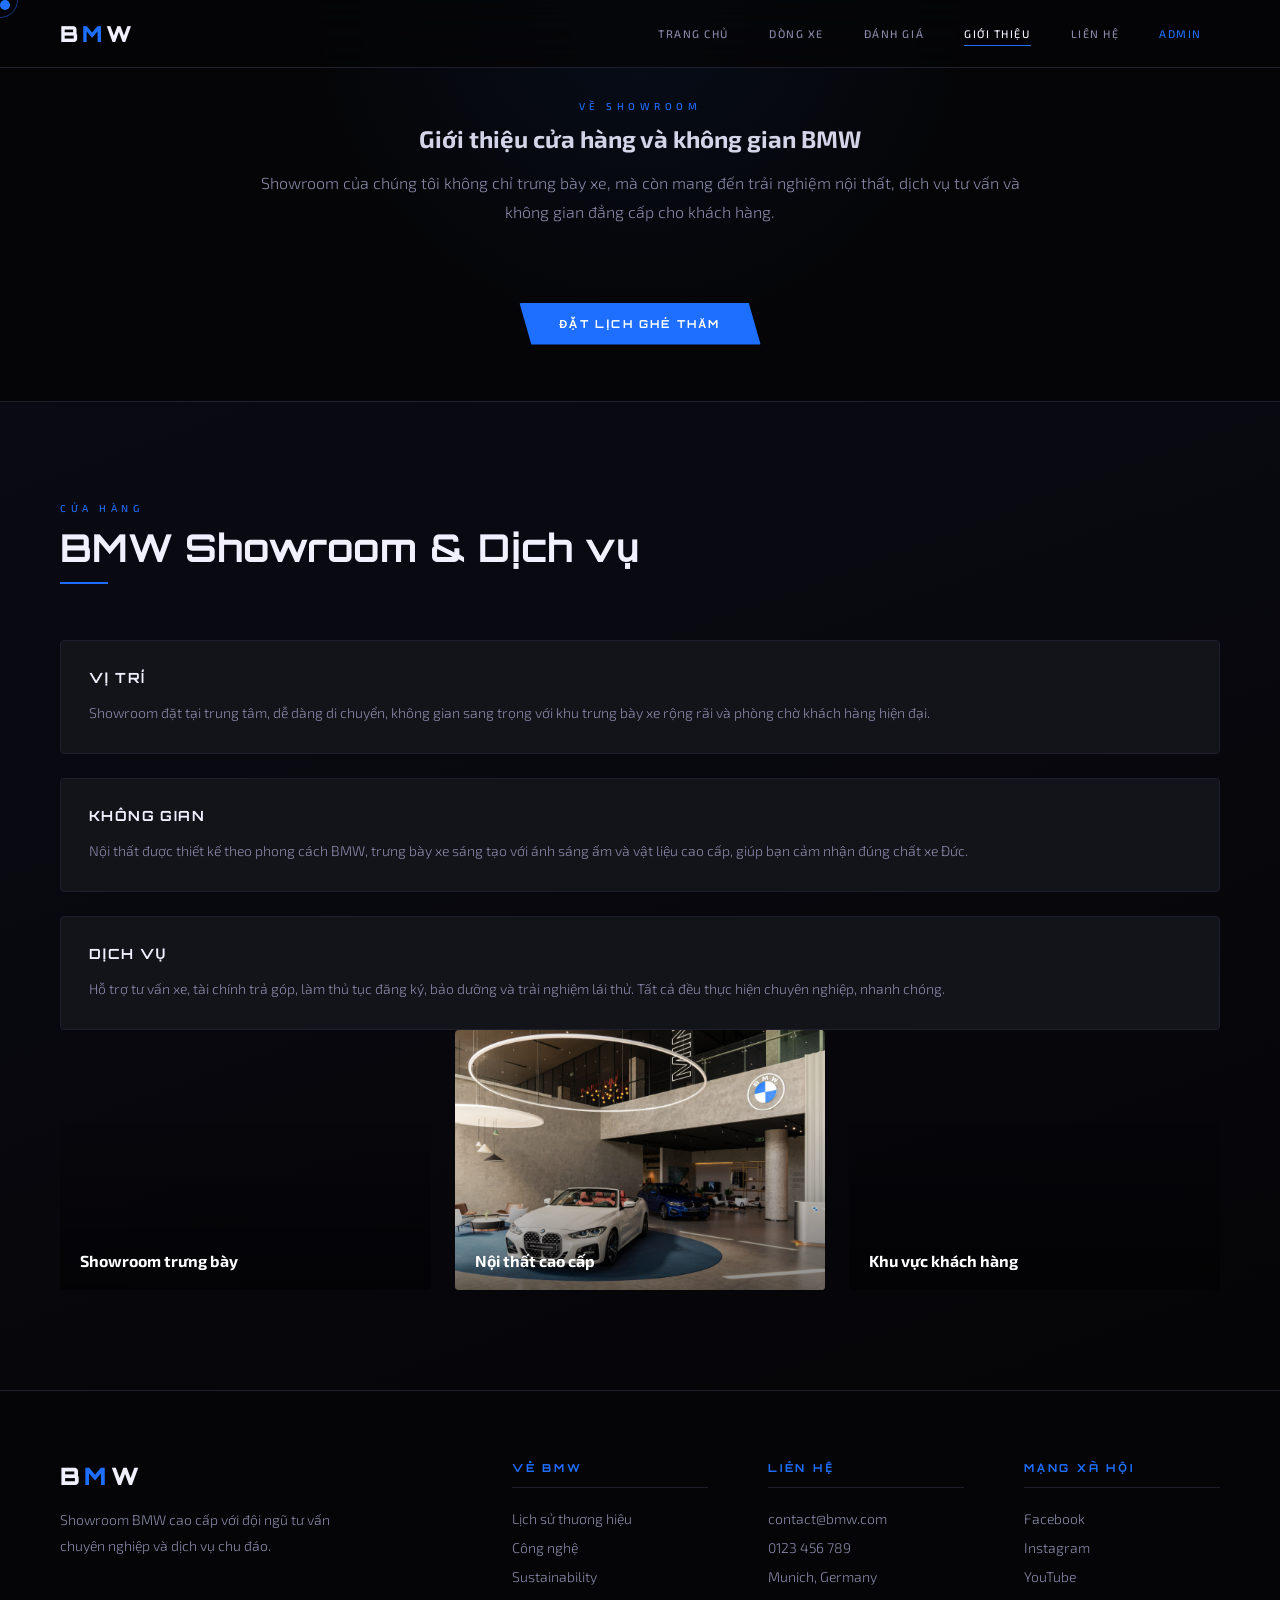
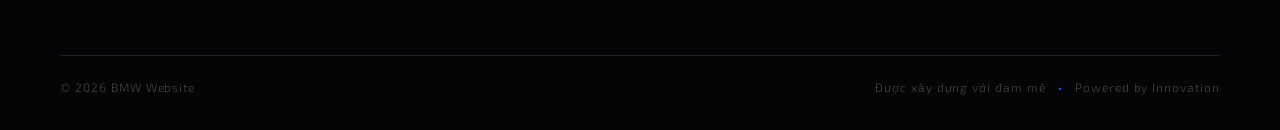
<file: about.html>
﻿<!DOCTYPE html>
<html lang="vi">

<head>
  <meta charset="UTF-8" />
  <meta name="viewport" content="width=device-width, initial-scale=1.0" />
  <meta name="description" content="Thông tin cửa hàng, nội thất showroom và không gian trưng bày xe BMW." />
  <title>About - BMW Showroom</title>
  <link rel="preconnect" href="https://fonts.googleapis.com" />
  <link rel="preconnect" href="https://fonts.gstatic.com" crossorigin />
  <link
    href="https://fonts.googleapis.com/css2?family=Orbitron:wght@400;700;900&family=Exo+2:wght@300;400;500&display=swap"
    rel="stylesheet" />
  <link rel="stylesheet" href="css/style.css" />
</head>

<body>
  <div class="cursor" id="cursor"></div>
  <div class="cursor-ring" id="cursorRing"></div>

  <nav>
    <a href="index.html" class="nav-logo">B<span>M</span>W</a>
    <ul>
      <li><a href="index.html">Trang chủ</a></li>
      <li><a href="models.html">Dòng xe</a></li>
      <li><a href="reviews.html">Đánh giá</a></li>
      <li><a href="about.html" class="active">Giới thiệu</a></li>
      <li><a href="contact.html">Liên hệ</a></li>
      <li><a href="admin.html" style="color:var(--blue)">Admin</a></li>

    </ul>
  </nav>

  <section class="page-hero">
    <div class="page-intro">
      <span class="section-label">Về showroom</span>
      <h1>Giới thiệu cửa hàng và không gian BMW</h1>
      <p>Showroom của chúng tôi không chỉ trưng bày xe, mà còn mang đến trải nghiệm nội thất, dịch vụ tư vấn và không
        gian đẳng cấp cho khách hàng.</p>
      <a href="contact.html" class="hero-cta">Đặt lịch ghé thăm</a>
    </div>
  </section>

  <section id="about">
    <span class="section-label reveal">Cửa hàng</span>
    <h2 class="section-title reveal">BMW Showroom & Dịch vụ</h2>
    <div class="section-divider reveal"></div>

    <div class="info-grid">
      <div class="info-card reveal">
        <h3>Vị trí</h3>
        <p>Showroom đặt tại trung tâm, dễ dàng di chuyển, không gian sang trọng với khu trưng bày xe rộng rãi và phòng
          chờ khách hàng hiện đại.</p>
      </div>
      <div class="info-card reveal">
        <h3>Không gian</h3>
        <p>Nội thất được thiết kế theo phong cách BMW, trưng bày xe sáng tạo với ánh sáng ấm và vật liệu cao cấp, giúp
          bạn cảm nhận đúng chất xe Đức.</p>
      </div>
      <div class="info-card reveal">
        <h3>Dịch vụ</h3>
        <p>Hỗ trợ tư vấn xe, tài chính trả góp, làm thủ tục đăng ký, bảo dưỡng và trải nghiệm lái thử. Tất cả đều thực
          hiện chuyên nghiệp, nhanh chóng.</p>
      </div>
    </div>

    <div class="gallery-grid">
      <div class="gallery-item reveal"
        style="background-image:url('https://images.unsplash.com/photo-1503376780353-7e6692767b70?auto=format&fit=crop&w=1200&q=80')">
        <div class="gallery-caption">Showroom trưng bày</div>
      </div>
      <div class="gallery-item reveal" style="background-image:url(images/noithat.png)">
        <div class="gallery-caption">Nội thất cao cấp</div>
      </div>
      <div class="gallery-item reveal"
        style="background-image:url('https://images.unsplash.com/photo-1500530855697-b586d89ba3ee?auto=format&fit=crop&w=1200&q=80')">
        <div class="gallery-caption">Khu vực khách hàng</div>
      </div>
    </div>
  </section>

  <footer id="footer">
    <div class="footer-top">
      <div class="footer-brand">
        <div class="brand-name">B<span>M</span>W</div>
        <p>Showroom BMW cao cấp với đội ngũ tư vấn chuyên nghiệp và dịch vụ chu đáo.</p>
      </div>
      <div class="footer-col">
        <h4>Về BMW</h4>
        <ul>
          <li><a href="#">Lịch sử thương hiệu</a></li>
          <li><a href="#">Công nghệ</a></li>
          <li><a href="#">Sustainability</a></li>
        </ul>
      </div>
      <div class="footer-col">
        <h4>Liên Hệ</h4>
        <ul>
          <li><span>contact@bmw.com</span></li>
          <li><span>0123 456 789</span></li>
          <li><span>Munich, Germany</span></li>
        </ul>
      </div>
      <div class="footer-col">
        <h4>Mạng Xã Hội</h4>
        <ul>
          <li><a href="#">Facebook</a></li>
          <li><a href="#">Instagram</a></li>
          <li><a href="#">YouTube</a></li>
        </ul>
      </div>
    </div>
    <div class="footer-bottom">
      <p>© 2026 BMW Website</p>
      <p>Được xây dựng với đam mê <span class="dot">•</span> Powered by Innovation</p>
    </div>
  </footer>

  <script src="js/main.js"></script>
</body>

</html>
</file>
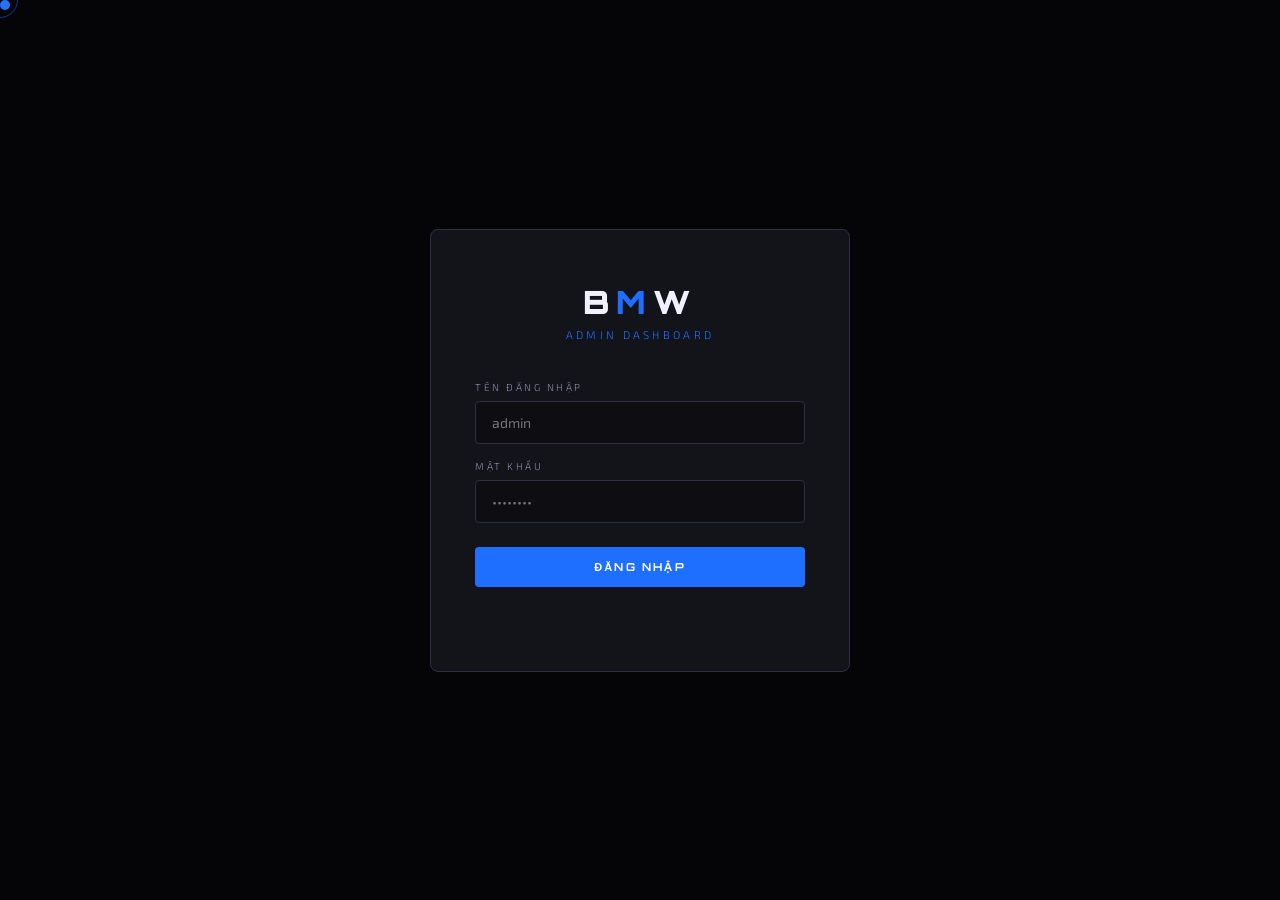
<file: admin.html>
<!DOCTYPE html>
<html lang="vi">

<head>
  <meta charset="UTF-8" />
  <meta name="viewport" content="width=device-width, initial-scale=1.0" />
  <title>Admin Panel — BMW Showroom</title>
  <link rel="preconnect" href="https://fonts.googleapis.com" />
  <link rel="preconnect" href="https://fonts.gstatic.com" crossorigin />
  <link
    href="https://fonts.googleapis.com/css2?family=Orbitron:wght@400;700;900&family=Exo+2:wght@300;400;500&display=swap"
    rel="stylesheet" />
  <link rel="stylesheet" href="css/style.css" />
</head>

<body>
  <div class="cursor" id="cursor"></div>
  <div class="cursor-ring" id="cursorRing"></div>

  <!-- ── LOGIN ── -->
  <div id="loginOverlay">
    <div class="login-box">
      <div class="login-logo">B<span>M</span>W</div>
      <p class="login-sub">Admin Dashboard</p>
      <div class="login-field">
        <label>Tên đăng nhập</label>
        <input type="text" id="loginUser" placeholder="admin" autocomplete="username" />
      </div>
      <div class="login-field">
        <label>Mật khẩu</label>
        <input type="password" id="loginPass" placeholder="••••••••" autocomplete="current-password" />
      </div>
      <button class="login-btn" id="loginBtn">Đăng nhập</button>
      <p class="login-error" id="loginError"></p>
    </div>
  </div>

  <!-- ── ADMIN PANEL ── -->
  <div id="adminPanel">
    <nav class="admin-nav">
      <div class="admin-nav-left">
        <a href="index.html" class="admin-brand">B<span>M</span>W</a>
        <span class="admin-badge">Admin Panel</span>
      </div>
      <div class="admin-nav-right">
        <a href="models.html" class="btn-view-site" target="_blank">Xem trang web ↗</a>
        <button class="btn-logout" id="logoutBtn">Đăng xuất</button>
      </div>
    </nav>

    <!-- Stats Bar -->
    <div class="admin-stats">
      <div class="ast">
        <div class="ast-num" id="statTotal">0</div>
        <div class="ast-label">Tổng số xe</div>
      </div>
      <div class="ast">
        <div class="ast-num" id="statElectric">0</div>
        <div class="ast-label">Xe điện</div>
      </div>
      <div class="ast">
        <div class="ast-num" id="statHybrid">0</div>
        <div class="ast-label">Xe Hybrid</div>
      </div>
      <div class="ast">
        <div class="ast-num" id="statGas">0</div>
        <div class="ast-label">Xe xăng</div>
      </div>
    </div>

    <div class="admin-content">

      <!-- ADD FORM -->
      <div class="form-section">
        <div class="form-section-title">➕ Thêm xe mới</div>
        <div class="form-grid">
          <div class="form-group">
            <label>Tên xe *</label>
            <input type="text" id="f_name" placeholder="VD: BMW M3 Competition" />
          </div>
          <div class="form-group">
            <label>Loại nhiên liệu *</label>
            <select id="f_fuel">
              <option value="">-- Chọn loại --</option>
              <option value="Điện">Điện</option>
              <option value="Xăng">Xăng</option>
              <option value="Hybrid">Hybrid</option>
            </select>
          </div>
          <div class="form-group">
            <label>Phân khúc / Dòng</label>
            <input type="text" id="f_segment" placeholder="VD: Sedan, SUV, Coupe..." />
          </div>
          <div class="form-group">
            <label>Công suất (HP)</label>
            <input type="text" id="f_hp" placeholder="VD: 510" />
          </div>
          <div class="form-group">
            <label>Giá (VNĐ)</label>
            <input type="text" id="f_price" placeholder="VD: 3.500.000.000" />
          </div>
          <div class="form-group">
            <label>Thông tin 1</label>
            <input type="text" id="f_info1" placeholder="VD: Tăng tốc 0–100 km/h: 3.9s" />
          </div>
          <div class="form-group">
            <label>Thông tin 2</label>
            <input type="text" id="f_info2" placeholder="VD: Phạm vi: 520 km" />
          </div>
          <div class="form-group">
            <label>Ảnh xe (URL)</label>
            <input type="text" id="f_imgUrl" placeholder="VD: images/BMW-M3.png" />
          </div>
          <div class="form-group">
            <label>Hoặc tải ảnh lên</label>
            <div class="img-upload-wrap" id="uploadWrap">
              <input type="file" id="f_img" accept="image/*" />
              <span class="upload-icon">📷</span>
              <span class="upload-label">Chọn hoặc kéo thả ảnh</span>
              <img class="img-preview" id="imgPreview" alt="preview" />
            </div>
          </div>
        </div>
        <div class="form-actions">
          <button class="btn-add" id="addCarBtn">Thêm xe</button>
          <button class="btn-reset" id="resetFormBtn">Đặt lại</button>
          <span class="form-success" id="formSuccess">✓ Xe đã được thêm thành công!</span>
        </div>
      </div>

      <!-- TABLE -->
      <div class="table-section">
        <div class="table-header">
          <span class="table-title">Danh sách xe trong showroom</span>
          <input type="text" class="table-search" id="tableSearch" placeholder="Tìm kiếm xe..." />
        </div>
        <div id="tableBody"></div>
      </div>

    </div>
  </div>

  <!-- EDIT MODAL -->
  <div class="modal-overlay" id="editModal">
    <div class="modal-box">
      <div class="modal-title">
        <span>✏️ Chỉnh sửa xe</span>
        <button class="modal-close" id="modalClose">✕</button>
      </div>
      <input type="hidden" id="e_id" />
      <div class="form-grid">
        <div class="form-group">
          <label>Tên xe *</label>
          <input type="text" id="e_name" />
        </div>
        <div class="form-group">
          <label>Loại nhiên liệu</label>
          <select id="e_fuel">
            <option value="Điện">Điện</option>
            <option value="Xăng">Xăng</option>
            <option value="Hybrid">Hybrid</option>
          </select>
        </div>
        <div class="form-group">
          <label>Phân khúc</label>
          <input type="text" id="e_segment" />
        </div>
        <div class="form-group">
          <label>Công suất (HP)</label>
          <input type="text" id="e_hp" />
        </div>
        <div class="form-group">
          <label>Giá (VNĐ)</label>
          <input type="text" id="e_price" />
        </div>
        <div class="form-group">
          <label>Thông tin 1</label>
          <input type="text" id="e_info1" />
        </div>
        <div class="form-group">
          <label>Thông tin 2</label>
          <input type="text" id="e_info2" />
        </div>
        <div class="form-group">
          <label>URL ảnh</label>
          <input type="text" id="e_imgUrl" />
        </div>
      </div>
      <div class="modal-actions">
        <button class="btn-save" id="saveEditBtn">Lưu thay đổi</button>
        <button class="btn-cancel" id="cancelEditBtn">Hủy</button>
      </div>
    </div>
  </div>

  <!-- CONFIRM DELETE MODAL -->
  <div class="confirm-overlay" id="confirmOverlay">
    <div class="confirm-box">
      <div class="confirm-icon">🗑️</div>
      <div class="confirm-title">Xóa xe này?</div>
      <p class="confirm-msg" id="confirmMsg">Hành động này không thể hoàn tác.</p>
      <div class="confirm-btns">
        <button class="btn-confirm-del" id="confirmDelBtn">Xóa</button>
        <button class="btn-cancel" id="cancelDelBtn">Hủy</button>
      </div>
    </div>
  </div>

  <!-- TOAST -->
  <div class="toast" id="toast">
    <div class="toast-dot"></div>
    <span id="toastMsg"></span>
  </div>

  <script src="js/main.js"></script>
  <script>
    // ── AUTH ──
    const ADMIN_USER = 'admin';
    const ADMIN_PASS = 'admin123';

    const loginOverlay = document.getElementById('loginOverlay');
    const adminPanel = document.getElementById('adminPanel');
    const loginBtn = document.getElementById('loginBtn');
    const loginError = document.getElementById('loginError');
    const logoutBtn = document.getElementById('logoutBtn');

    function checkSession() {
      if (sessionStorage.getItem('bmw_admin') === '1') showAdmin();
    }

    function showAdmin() {
      loginOverlay.style.display = 'none';
      adminPanel.style.display = 'block';
      refreshTable();
      updateStats();
    }

    loginBtn.addEventListener('click', doLogin);
    document.addEventListener('keydown', e => {
      if (e.key === 'Enter' && loginOverlay.style.display !== 'none') doLogin();
    });

    function doLogin() {
      const u = document.getElementById('loginUser').value.trim();
      const p = document.getElementById('loginPass').value;
      if (u === ADMIN_USER && p === ADMIN_PASS) {
        sessionStorage.setItem('bmw_admin', '1');
        showAdmin();
      } else {
        loginError.textContent = 'Sai tên đăng nhập hoặc mật khẩu.';
        document.getElementById('loginPass').value = '';
      }
    }

    logoutBtn.addEventListener('click', () => {
      sessionStorage.removeItem('bmw_admin');
      location.reload();
    });

    checkSession();

    // ── DATA (localStorage) ──
    const STORAGE_KEY = 'bmw_cars';

    function getCars() {
      try { return JSON.parse(localStorage.getItem(STORAGE_KEY)) || []; }
      catch { return []; }
    }

    function saveCars(cars) {
      localStorage.setItem(STORAGE_KEY, JSON.stringify(cars));
    }

    // ── STATS ──
    function updateStats() {
      const cars = getCars();
      document.getElementById('statTotal').textContent = cars.length;
      document.getElementById('statElectric').textContent = cars.filter(c => c.fuel === 'Điện').length;
      document.getElementById('statHybrid').textContent = cars.filter(c => c.fuel === 'Hybrid').length;
      document.getElementById('statGas').textContent = cars.filter(c => c.fuel === 'Xăng').length;
    }

    // ── IMAGE PREVIEW ──
    document.getElementById('f_img').addEventListener('change', function () {
      const file = this.files[0];
      if (!file) return;
      const reader = new FileReader();
      reader.onload = e => {
        const preview = document.getElementById('imgPreview');
        const icon = document.querySelector('#uploadWrap .upload-icon');
        const lbl = document.querySelector('#uploadWrap .upload-label');
        preview.src = e.target.result;
        preview.style.display = 'block';
        icon.style.display = 'none';
        lbl.style.display = 'none';
        document.getElementById('f_imgUrl').value = e.target.result;
      };
      reader.readAsDataURL(file);
    });

    // ── ADD CAR ──
    document.getElementById('addCarBtn').addEventListener('click', () => {
      const name = document.getElementById('f_name').value.trim();
      const fuel = document.getElementById('f_fuel').value;
      if (!name || !fuel) { showToast('Vui lòng điền tên xe và loại nhiên liệu!', 'error'); return; }

      const cars = getCars();
      const newCar = {
        id: Date.now(),
        name,
        fuel,
        segment: document.getElementById('f_segment').value.trim(),
        hp: document.getElementById('f_hp').value.trim(),
        price: document.getElementById('f_price').value.trim(),
        info1: document.getElementById('f_info1').value.trim(),
        info2: document.getElementById('f_info2').value.trim(),
        img: document.getElementById('f_imgUrl').value.trim(),
        num: String(cars.length + 1).padStart(2, '0')
      };
      cars.push(newCar);
      saveCars(cars);
      resetForm();
      refreshTable();
      updateStats();
      showToast('✓ Đã thêm xe ' + name + ' thành công!', 'success');
    });

    document.getElementById('resetFormBtn').addEventListener('click', resetForm);

    function resetForm() {
      ['f_name', 'f_fuel', 'f_segment', 'f_hp', 'f_price', 'f_info1', 'f_info2', 'f_imgUrl'].forEach(id => {
        const el = document.getElementById(id);
        if (el.tagName === 'SELECT') el.selectedIndex = 0;
        else el.value = '';
      });
      const preview = document.getElementById('imgPreview');
      preview.style.display = 'none';
      document.querySelector('#uploadWrap .upload-icon').style.display = '';
      document.querySelector('#uploadWrap .upload-label').style.display = '';
      document.getElementById('f_img').value = '';
    }

    // ── TABLE ──
    let searchQuery = '';
    document.getElementById('tableSearch').addEventListener('input', function () {
      searchQuery = this.value.toLowerCase();
      refreshTable();
    });

    function refreshTable() {
      const cars = getCars().filter(c =>
        !searchQuery || c.name.toLowerCase().includes(searchQuery)
      );
      const tbody = document.getElementById('tableBody');
      if (!cars.length) {
        tbody.innerHTML = '<div class="empty-state">Chưa có xe nào. Hãy thêm xe đầu tiên!</div>';
        return;
      }
      tbody.innerHTML = `
        <table class="cars-table">
          <thead>
            <tr>
              <th>STT</th>
              <th>Ảnh</th>
              <th>Tên xe</th>
              <th>Nhiên liệu</th>
              <th>HP</th>
              <th>Giá</th>
              <th>Hành động</th>
            </tr>
          </thead>
          <tbody>
            ${cars.map((c, i) => `
              <tr>
                <td style="color:var(--blue);font-family:'Orbitron',sans-serif;font-size:12px;">
                  ${String(i + 1).padStart(2, '0')}
                </td>
                <td>
                  ${c.img
          ? `<img src="${c.img}" class="car-thumb" alt="${c.name}" onerror="this.style.display='none'" />`
          : `<div class="car-thumb-placeholder">🚗</div>`}
                </td>
                <td>
                  <strong style="color:var(--white)">${c.name}</strong>
                  ${c.segment ? `<br><span style="font-size:11px;color:var(--silver)">${c.segment}</span>` : ''}
                </td>
                <td>
                  <span class="tag-pill ${c.fuel === 'Điện' ? 'electric' : ''}">${c.fuel || '—'}</span>
                </td>
                <td>${c.hp ? c.hp + ' HP' : '—'}</td>
                <td style="color:var(--gold);font-size:12px;">${c.price || '—'} VNĐ</td>
                <td>
                  <div class="action-btns">
                    <button class="btn-edit" onclick="openEdit(${c.id})">Sửa</button>
                    <button class="btn-delete" onclick="openConfirmDelete(${c.id}, '${c.name.replace(/'/g, "\\'")}')">Xóa</button>
                  </div>
                </td>
              </tr>
            `).join('')}
          </tbody>
        </table>`;
    }

    // ── EDIT ──
    function openEdit(id) {
      const cars = getCars();
      const car = cars.find(c => c.id === id);
      if (!car) return;
      document.getElementById('e_id').value = id;
      document.getElementById('e_name').value = car.name;
      document.getElementById('e_fuel').value = car.fuel;
      document.getElementById('e_segment').value = car.segment || '';
      document.getElementById('e_hp').value = car.hp || '';
      document.getElementById('e_price').value = car.price || '';
      document.getElementById('e_info1').value = car.info1 || '';
      document.getElementById('e_info2').value = car.info2 || '';
      document.getElementById('e_imgUrl').value = car.img || '';
      document.getElementById('editModal').classList.add('open');
    }

    document.getElementById('saveEditBtn').addEventListener('click', () => {
      const id = parseInt(document.getElementById('e_id').value);
      const cars = getCars();
      const idx = cars.findIndex(c => c.id === id);
      if (idx === -1) return;
      cars[idx] = {
        ...cars[idx],
        name: document.getElementById('e_name').value.trim(),
        fuel: document.getElementById('e_fuel').value,
        segment: document.getElementById('e_segment').value.trim(),
        hp: document.getElementById('e_hp').value.trim(),
        price: document.getElementById('e_price').value.trim(),
        info1: document.getElementById('e_info1').value.trim(),
        info2: document.getElementById('e_info2').value.trim(),
        img: document.getElementById('e_imgUrl').value.trim(),
      };
      saveCars(cars);
      closeModal();
      refreshTable();
      updateStats();
      showToast('✓ Đã cập nhật xe thành công!', 'success');
    });

    document.getElementById('modalClose').addEventListener('click', closeModal);
    document.getElementById('cancelEditBtn').addEventListener('click', closeModal);
    document.getElementById('editModal').addEventListener('click', e => {
      if (e.target === document.getElementById('editModal')) closeModal();
    });

    function closeModal() {
      document.getElementById('editModal').classList.remove('open');
    }

    // ── DELETE ──
    let pendingDeleteId = null;

    function openConfirmDelete(id, name) {
      pendingDeleteId = id;
      document.getElementById('confirmMsg').textContent = `Bạn muốn xóa xe "${name}"? Hành động này không thể hoàn tác.`;
      document.getElementById('confirmOverlay').classList.add('open');
    }

    document.getElementById('confirmDelBtn').addEventListener('click', () => {
      if (pendingDeleteId === null) return;
      const cars = getCars().filter(c => c.id !== pendingDeleteId);
      saveCars(cars);
      pendingDeleteId = null;
      document.getElementById('confirmOverlay').classList.remove('open');
      refreshTable();
      updateStats();
      showToast('Đã xóa xe.', 'success');
    });

    document.getElementById('cancelDelBtn').addEventListener('click', () => {
      pendingDeleteId = null;
      document.getElementById('confirmOverlay').classList.remove('open');
    });

    // ── TOAST ──
    let toastTimer;
    function showToast(msg, type = 'success') {
      const toast = document.getElementById('toast');
      document.getElementById('toastMsg').textContent = msg;
      toast.className = 'toast ' + type;
      void toast.offsetWidth;
      toast.classList.add('show');
      clearTimeout(toastTimer);
      toastTimer = setTimeout(() => toast.classList.remove('show'), 3000);
    }
  </script>
</body>

</html>
<style>
  /* ── LOGIN OVERLAY ── */
  #loginOverlay {
    position: fixed;
    inset: 0;
    z-index: 2000;
    background: var(--black);
    display: flex;
    align-items: center;
    justify-content: center;
  }

  .login-box {
    background: var(--card);
    border: 1px solid var(--border2);
    border-radius: 8px;
    padding: 52px 44px;
    width: 100%;
    max-width: 420px;
    text-align: center;
  }

  .login-logo {
    font-family: 'Orbitron', sans-serif;
    font-size: 32px;
    font-weight: 900;
    color: var(--white);
    letter-spacing: 0.2em;
    margin-bottom: 6px;
  }

  .login-logo span {
    color: var(--blue);
  }

  .login-sub {
    font-size: 11px;
    letter-spacing: 0.3em;
    text-transform: uppercase;
    color: var(--blue);
    margin-bottom: 40px;
  }

  .login-field {
    position: relative;
    margin-bottom: 16px;
    text-align: left;
  }

  .login-field label {
    display: block;
    font-size: 10px;
    letter-spacing: 0.25em;
    text-transform: uppercase;
    color: var(--silver);
    margin-bottom: 8px;
  }

  .login-field input {
    width: 100%;
    background: var(--dark);
    border: 1px solid var(--border2);
    border-radius: 4px;
    padding: 12px 16px;
    color: var(--white);
    font-family: 'Exo 2', sans-serif;
    font-size: 14px;
    transition: border-color 0.3s;
    outline: none;
  }

  .login-field input:focus {
    border-color: var(--blue);
  }

  .login-btn {
    width: 100%;
    margin-top: 8px;
    background: var(--blue);
    color: #fff;
    border: none;
    border-radius: 4px;
    padding: 13px;
    cursor: pointer;
    font-family: 'Orbitron', sans-serif;
    font-size: 11px;
    font-weight: 700;
    letter-spacing: 0.2em;
    text-transform: uppercase;
    transition: background 0.3s, box-shadow 0.3s;
  }

  .login-btn:hover {
    background: #3a82ff;
    box-shadow: 0 0 24px rgba(30, 111, 255, 0.4);
  }

  .login-error {
    margin-top: 14px;
    font-size: 13px;
    color: #ff4d4d;
    min-height: 18px;
  }

  /* ── ADMIN LAYOUT ── */
  #adminPanel {
    display: none;
  }

  .admin-nav {
    position: fixed;
    top: 0;
    left: 0;
    right: 0;
    z-index: 500;
    height: 64px;
    background: rgba(5, 5, 7, 0.95);
    backdrop-filter: blur(20px);
    border-bottom: 1px solid var(--border);
    display: flex;
    align-items: center;
    justify-content: space-between;
    padding: 0 48px;
  }

  .admin-nav-left {
    display: flex;
    align-items: center;
    gap: 28px;
  }

  .admin-brand {
    font-family: 'Orbitron', sans-serif;
    font-size: 20px;
    font-weight: 900;
    color: var(--white);
    letter-spacing: 0.18em;
    text-decoration: none;
  }

  .admin-brand span {
    color: var(--blue);
  }

  .admin-badge {
    font-size: 9px;
    letter-spacing: 0.3em;
    text-transform: uppercase;
    color: var(--blue);
    background: rgba(30, 111, 255, 0.1);
    border: 1px solid rgba(30, 111, 255, 0.25);
    padding: 4px 10px;
    border-radius: 2px;
  }

  .admin-nav-right {
    display: flex;
    align-items: center;
    gap: 20px;
  }

  .btn-view-site {
    font-size: 11px;
    letter-spacing: 0.14em;
    text-transform: uppercase;
    color: var(--silver);
    text-decoration: none;
    padding: 7px 16px;
    border: 1px solid var(--border2);
    border-radius: 3px;
    transition: color 0.3s, border-color 0.3s;
  }

  .btn-view-site:hover {
    color: var(--white);
    border-color: var(--blue);
  }

  .btn-logout {
    font-size: 11px;
    letter-spacing: 0.14em;
    text-transform: uppercase;
    color: #ff4d4d;
    background: transparent;
    padding: 7px 16px;
    border: 1px solid rgba(255, 77, 77, 0.3);
    border-radius: 3px;
    cursor: pointer;
    transition: background 0.3s;
  }

  .btn-logout:hover {
    background: rgba(255, 77, 77, 0.1);
  }

  /* ── STATS BAR ── */
  .admin-stats {
    margin-top: 64px;
    padding: 28px 48px;
    background: var(--dark);
    border-bottom: 1px solid var(--border);
    display: flex;
    gap: 0;
  }

  .ast {
    flex: 1;
    text-align: center;
    padding: 12px 0;
    border-right: 1px solid var(--border);
  }

  .ast:last-child {
    border-right: none;
  }

  .ast-num {
    font-family: 'Orbitron', sans-serif;
    font-size: 28px;
    font-weight: 900;
    color: var(--white);
  }

  .ast-num span {
    color: var(--blue);
    font-size: 20px;
  }

  .ast-label {
    font-size: 10px;
    letter-spacing: 0.2em;
    text-transform: uppercase;
    color: var(--silver);
    margin-top: 4px;
  }

  /* ── MAIN CONTENT ── */
  .admin-content {
    padding: 40px 48px;
    max-width: 1500px;
    margin: 0 auto;
  }

  /* ── ADD CAR FORM ── */
  .form-section {
    background: var(--card);
    border: 1px solid var(--border);
    border-radius: 6px;
    padding: 36px;
    margin-bottom: 40px;
  }

  .form-section-title {
    font-family: 'Orbitron', sans-serif;
    font-size: 14px;
    font-weight: 700;
    letter-spacing: 0.15em;
    text-transform: uppercase;
    color: var(--blue);
    margin-bottom: 28px;
    padding-bottom: 14px;
    border-bottom: 1px solid var(--border);
  }

  .form-grid {
    display: grid;
    grid-template-columns: repeat(3, 1fr);
    gap: 18px;
  }

  .form-group {
    display: flex;
    flex-direction: column;
    gap: 7px;
  }

  .form-group.full {
    grid-column: 1 / -1;
  }

  .form-group label {
    font-size: 10px;
    letter-spacing: 0.22em;
    text-transform: uppercase;
    color: var(--silver);
  }

  .form-group input,
  .form-group select,
  .form-group textarea {
    background: var(--dark);
    border: 1px solid var(--border2);
    border-radius: 4px;
    padding: 10px 14px;
    color: var(--white);
    font-family: 'Exo 2', sans-serif;
    font-size: 14px;
    outline: none;
    transition: border-color 0.3s;
  }

  .form-group input:focus,
  .form-group select:focus,
  .form-group textarea:focus {
    border-color: var(--blue);
  }

  .form-group select option {
    background: var(--dark);
    color: var(--white);
  }

  .form-group textarea {
    resize: vertical;
    min-height: 80px;
  }

  .form-actions {
    margin-top: 24px;
    display: flex;
    gap: 12px;
    align-items: center;
  }

  .btn-add {
    background: var(--blue);
    color: #fff;
    border: none;
    border-radius: 3px;
    padding: 12px 36px;
    cursor: pointer;
    font-family: 'Orbitron', sans-serif;
    font-size: 11px;
    font-weight: 700;
    letter-spacing: 0.2em;
    text-transform: uppercase;
    transition: background 0.3s, box-shadow 0.3s;
    clip-path: polygon(0 0, calc(100% - 10px) 0, 100% 100%, 10px 100%);
  }

  .btn-add:hover {
    background: #3a82ff;
    box-shadow: 0 0 24px rgba(30, 111, 255, 0.4);
  }

  .btn-reset {
    background: transparent;
    color: var(--silver);
    border: 1px solid var(--border2);
    border-radius: 3px;
    padding: 11px 24px;
    cursor: pointer;
    font-family: 'Exo 2', sans-serif;
    font-size: 13px;
    transition: border-color 0.3s, color 0.3s;
  }

  .btn-reset:hover {
    border-color: var(--silver);
    color: var(--light);
  }

  .form-success {
    font-size: 13px;
    color: #4ade80;
    opacity: 0;
    transition: opacity 0.4s;
  }

  .form-success.show {
    opacity: 1;
  }

  /* ── IMAGE UPLOAD ── */
  .img-upload-wrap {
    position: relative;
    background: var(--dark);
    border: 1px dashed var(--border2);
    border-radius: 4px;
    min-height: 120px;
    display: flex;
    align-items: center;
    justify-content: center;
    flex-direction: column;
    gap: 8px;
    cursor: pointer;
    transition: border-color 0.3s;
    overflow: hidden;
  }

  .img-upload-wrap:hover {
    border-color: var(--blue);
  }

  .img-upload-wrap input[type="file"] {
    position: absolute;
    inset: 0;
    opacity: 0;
    cursor: pointer;
    background: transparent;
    border: none;
    padding: 0;
  }

  .img-upload-wrap .upload-icon {
    font-size: 28px;
    color: var(--border2);
  }

  .img-upload-wrap .upload-label {
    font-size: 11px;
    letter-spacing: 0.15em;
    text-transform: uppercase;
    color: var(--silver);
  }

  .img-upload-wrap .img-preview {
    width: 100%;
    height: 120px;
    object-fit: cover;
    display: none;
  }

  /* ── CAR TABLE ── */
  .table-section {
    background: var(--card);
    border: 1px solid var(--border);
    border-radius: 6px;
    overflow: hidden;
  }

  .table-header {
    padding: 24px 28px;
    border-bottom: 1px solid var(--border);
    display: flex;
    align-items: center;
    justify-content: space-between;
  }

  .table-title {
    font-family: 'Orbitron', sans-serif;
    font-size: 13px;
    font-weight: 700;
    letter-spacing: 0.15em;
    text-transform: uppercase;
    color: var(--white);
  }

  .table-search {
    background: var(--dark);
    border: 1px solid var(--border2);
    border-radius: 4px;
    padding: 8px 14px;
    color: var(--white);
    font-family: 'Exo 2', sans-serif;
    font-size: 13px;
    outline: none;
    width: 240px;
    transition: border-color 0.3s;
  }

  .table-search:focus {
    border-color: var(--blue);
  }

  .cars-table {
    width: 100%;
    border-collapse: collapse;
  }

  .cars-table th {
    background: var(--dark);
    padding: 12px 20px;
    font-size: 9px;
    letter-spacing: 0.25em;
    text-transform: uppercase;
    color: var(--silver);
    text-align: left;
    border-bottom: 1px solid var(--border);
  }

  .cars-table td {
    padding: 14px 20px;
    border-bottom: 1px solid var(--border);
    font-size: 13px;
    color: var(--light);
    vertical-align: middle;
  }

  .cars-table tr:last-child td {
    border-bottom: none;
  }

  .cars-table tr:hover td {
    background: rgba(30, 111, 255, 0.03);
  }

  .car-thumb {
    width: 70px;
    height: 46px;
    object-fit: cover;
    border-radius: 3px;
    border: 1px solid var(--border);
  }

  .car-thumb-placeholder {
    width: 70px;
    height: 46px;
    background: var(--border);
    border-radius: 3px;
    display: flex;
    align-items: center;
    justify-content: center;
    color: var(--silver);
    font-size: 18px;
  }

  .tag-pill {
    display: inline-block;
    font-size: 9px;
    letter-spacing: 0.1em;
    text-transform: uppercase;
    padding: 3px 8px;
    border: 1px solid var(--border2);
    border-radius: 2px;
    color: var(--silver);
    margin-right: 4px;
  }

  .tag-pill.electric {
    border-color: rgba(30, 111, 255, 0.4);
    color: var(--blue);
  }

  .action-btns {
    display: flex;
    gap: 8px;
  }

  .btn-edit {
    background: transparent;
    color: var(--blue);
    border: 1px solid rgba(30, 111, 255, 0.3);
    border-radius: 3px;
    padding: 6px 14px;
    cursor: pointer;
    font-size: 11px;
    letter-spacing: 0.1em;
    text-transform: uppercase;
    transition: background 0.3s;
  }

  .btn-edit:hover {
    background: rgba(30, 111, 255, 0.1);
  }

  .btn-delete {
    background: transparent;
    color: #ff4d4d;
    border: 1px solid rgba(255, 77, 77, 0.3);
    border-radius: 3px;
    padding: 6px 14px;
    cursor: pointer;
    font-size: 11px;
    letter-spacing: 0.1em;
    text-transform: uppercase;
    transition: background 0.3s;
  }

  .btn-delete:hover {
    background: rgba(255, 77, 77, 0.1);
  }

  .empty-state {
    padding: 60px;
    text-align: center;
    color: var(--silver);
    font-size: 14px;
  }

  /* ── MODAL EDIT ── */
  .modal-overlay {
    position: fixed;
    inset: 0;
    z-index: 1500;
    background: rgba(0, 0, 0, 0.75);
    display: none;
    align-items: center;
    justify-content: center;
  }

  .modal-overlay.open {
    display: flex;
  }

  .modal-box {
    background: var(--card);
    border: 1px solid var(--border2);
    border-radius: 8px;
    padding: 40px;
    width: 90%;
    max-width: 700px;
    max-height: 90vh;
    overflow-y: auto;
  }

  .modal-title {
    font-family: 'Orbitron', sans-serif;
    font-size: 14px;
    font-weight: 700;
    letter-spacing: 0.15em;
    color: var(--blue);
    margin-bottom: 28px;
    padding-bottom: 14px;
    border-bottom: 1px solid var(--border);
    display: flex;
    justify-content: space-between;
    align-items: center;
  }

  .modal-close {
    background: none;
    border: none;
    color: var(--silver);
    font-size: 22px;
    cursor: pointer;
    line-height: 1;
    transition: color 0.3s;
  }

  .modal-close:hover {
    color: var(--white);
  }

  .modal-actions {
    margin-top: 24px;
    display: flex;
    gap: 12px;
  }

  .btn-save {
    background: var(--blue);
    color: #fff;
    border: none;
    border-radius: 3px;
    padding: 11px 32px;
    cursor: pointer;
    font-family: 'Orbitron', sans-serif;
    font-size: 11px;
    font-weight: 700;
    letter-spacing: 0.2em;
    text-transform: uppercase;
    transition: background 0.3s;
  }

  .btn-save:hover {
    background: #3a82ff;
  }

  .btn-cancel {
    background: transparent;
    color: var(--silver);
    border: 1px solid var(--border2);
    border-radius: 3px;
    padding: 10px 24px;
    cursor: pointer;
    font-family: 'Exo 2', sans-serif;
    font-size: 13px;
    transition: border-color 0.3s, color 0.3s;
  }

  .btn-cancel:hover {
    border-color: var(--silver);
    color: var(--light);
  }

  /* ── CONFIRM MODAL ── */
  .confirm-overlay {
    position: fixed;
    inset: 0;
    z-index: 2000;
    background: rgba(0, 0, 0, 0.8);
    display: none;
    align-items: center;
    justify-content: center;
  }

  .confirm-overlay.open {
    display: flex;
  }

  .confirm-box {
    background: var(--card);
    border: 1px solid rgba(255, 77, 77, 0.3);
    border-radius: 8px;
    padding: 36px 40px;
    width: 90%;
    max-width: 400px;
    text-align: center;
  }

  .confirm-icon {
    font-size: 40px;
    margin-bottom: 16px;
  }

  .confirm-title {
    font-family: 'Orbitron', sans-serif;
    font-size: 16px;
    font-weight: 700;
    color: var(--white);
    margin-bottom: 10px;
  }

  .confirm-msg {
    font-size: 14px;
    color: var(--silver);
    margin-bottom: 28px;
  }

  .confirm-btns {
    display: flex;
    gap: 12px;
    justify-content: center;
  }

  .btn-confirm-del {
    background: #ff4d4d;
    color: #fff;
    border: none;
    border-radius: 3px;
    padding: 11px 28px;
    cursor: pointer;
    font-family: 'Orbitron', sans-serif;
    font-size: 11px;
    font-weight: 700;
    letter-spacing: 0.18em;
    text-transform: uppercase;
    transition: background 0.3s;
  }

  .btn-confirm-del:hover {
    background: #ff2222;
  }

  /* ── TOAST ── */
  .toast {
    position: fixed;
    bottom: 30px;
    right: 30px;
    z-index: 3000;
    background: var(--card);
    border: 1px solid var(--border2);
    border-radius: 6px;
    padding: 14px 22px;
    font-size: 13px;
    color: var(--light);
    display: flex;
    align-items: center;
    gap: 10px;
    transform: translateY(80px);
    opacity: 0;
    transition: transform 0.4s, opacity 0.4s;
    pointer-events: none;
  }

  .toast.show {
    transform: translateY(0);
    opacity: 1;
  }

  .toast.success {
    border-color: rgba(74, 222, 128, 0.4);
  }

  .toast.error {
    border-color: rgba(255, 77, 77, 0.4);
  }

  .toast-dot {
    width: 8px;
    height: 8px;
    border-radius: 50%;
    background: #4ade80;
    flex-shrink: 0;
  }

  .toast.error .toast-dot {
    background: #ff4d4d;
  }

  @media (max-width: 900px) {
    .admin-content {
      padding: 24px 20px;
    }

    .admin-stats,
    .admin-nav {
      padding-left: 20px;
      padding-right: 20px;
    }

    .form-grid {
      grid-template-columns: 1fr 1fr;
    }

    .cars-table th:nth-child(3),
    .cars-table td:nth-child(3) {
      display: none;
    }
  }
</style>
</file>
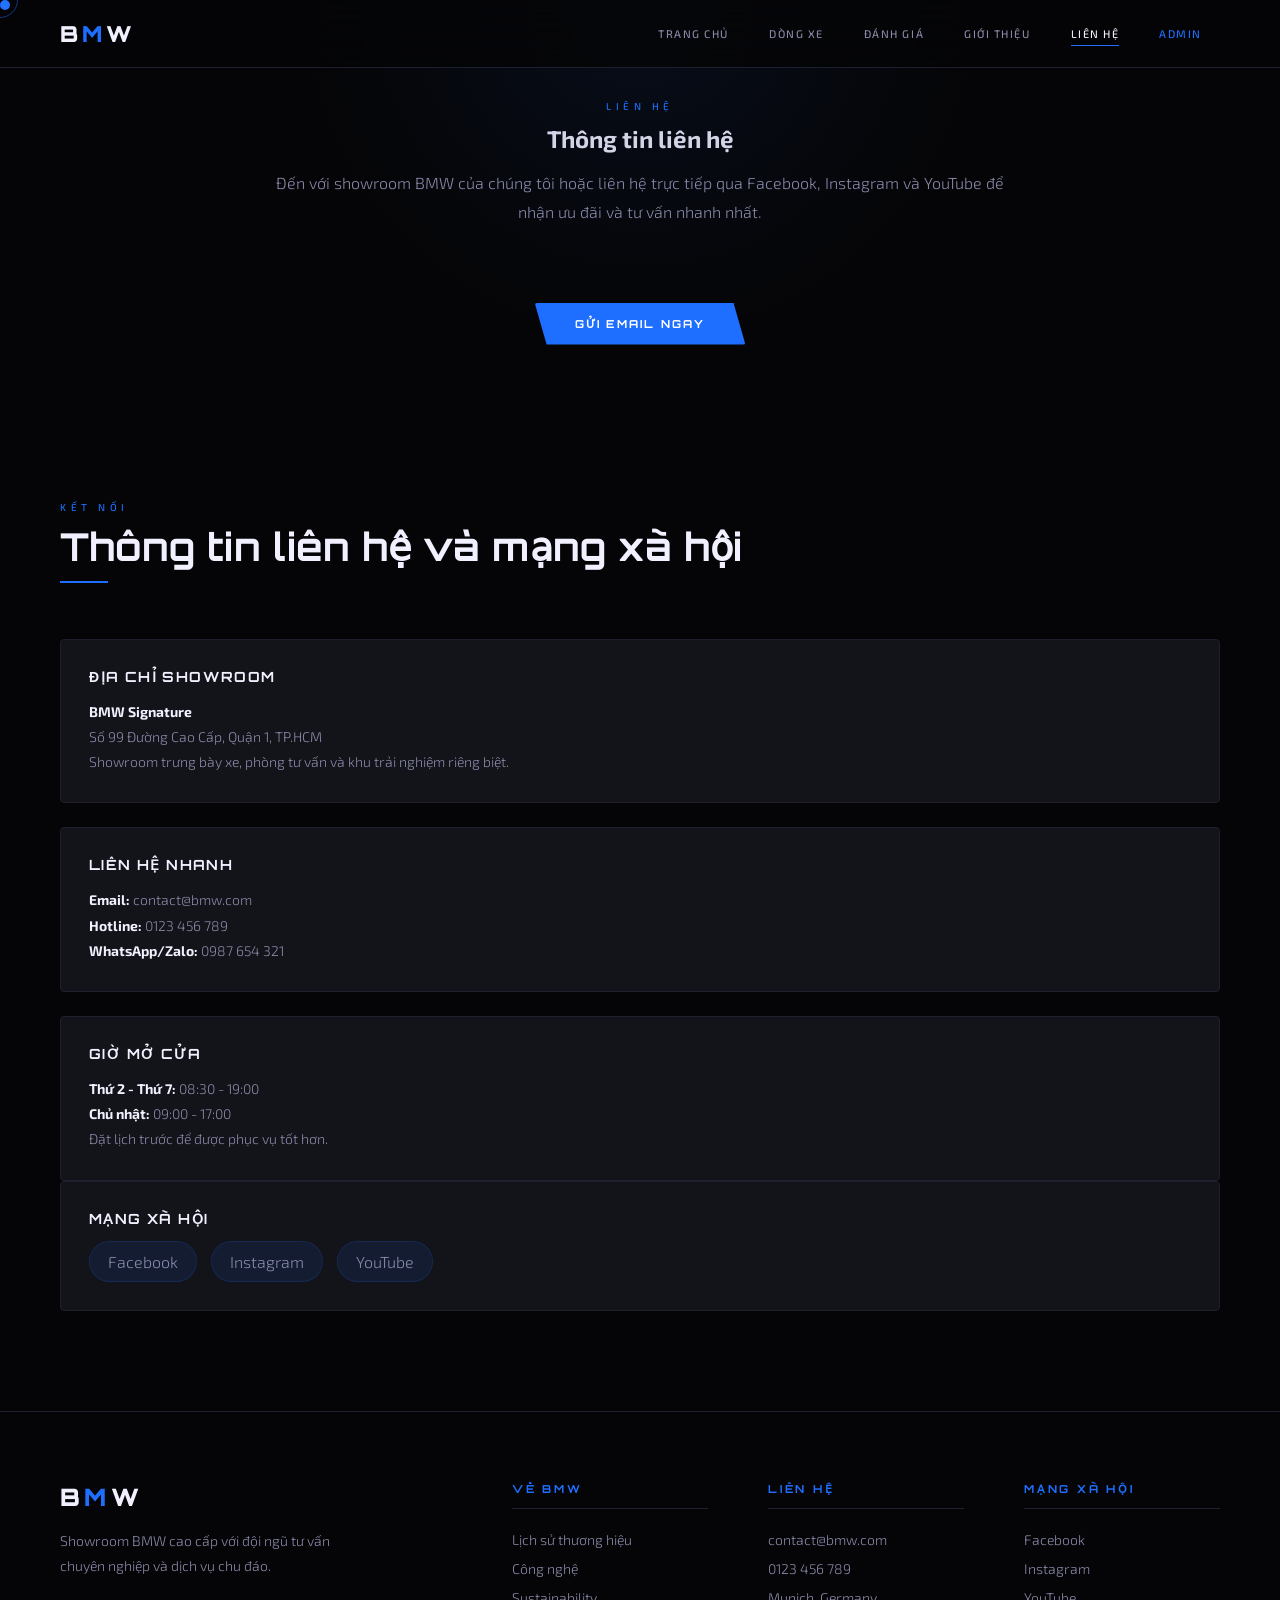
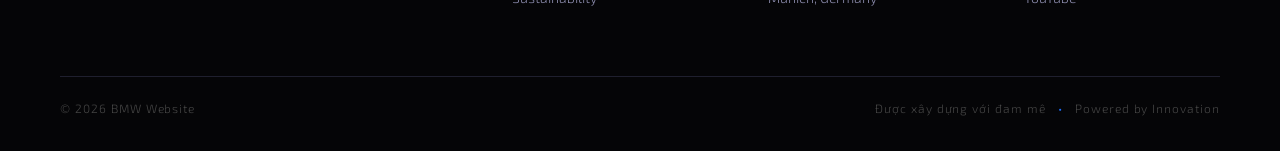
<file: contact.html>
﻿<!DOCTYPE html>
<html lang="vi">

<head>
  <meta charset="UTF-8" />
  <meta name="viewport" content="width=device-width, initial-scale=1.0" />
  <meta name="description" content="Thông tin liên hệ, địa chỉ showroom và mạng xã hội của BMW showroom." />
  <title>Contact - BMW Showroom</title>
  <link rel="preconnect" href="https://fonts.googleapis.com" />
  <link rel="preconnect" href="https://fonts.gstatic.com" crossorigin />
  <link
    href="https://fonts.googleapis.com/css2?family=Orbitron:wght@400;700;900&family=Exo+2:wght@300;400;500&display=swap"
    rel="stylesheet" />
  <link rel="stylesheet" href="css/style.css" />
</head>

<body>
  <div class="cursor" id="cursor"></div>
  <div class="cursor-ring" id="cursorRing"></div>

  <nav>
    <a href="index.html" class="nav-logo">B<span>M</span>W</a>
    <ul>
      <li><a href="index.html">Trang chủ</a></li>
      <li><a href="models.html">Dòng xe</a></li>
      <li><a href="reviews.html">Đánh giá</a></li>
      <li><a href="about.html">Giới thiệu</a></li>
      <li><a href="contact.html" class="active">Liên hệ</a></li>
      <li><a href="admin.html" style="color:var(--blue)">Admin</a></li>

    </ul>
  </nav>

  <section class="page-hero">
    <div class="page-intro">
      <span class="section-label">Liên hệ</span>
      <h1>Thông tin liên hệ</h1>
      <p>Đến với showroom BMW của chúng tôi hoặc liên hệ trực tiếp qua Facebook, Instagram và YouTube để nhận ưu đãi và
        tư vấn nhanh nhất.</p>
      <a href="mailto:contact@bmw.com" class="hero-cta">Gửi Email ngay</a>
    </div>
  </section>

  <section id="contact">
    <span class="section-label reveal">Kết nối</span>
    <h2 class="section-title reveal">Thông tin liên hệ và mạng xã hội</h2>
    <div class="section-divider reveal"></div>

    <div class="contact-grid">
      <div class="contact-card reveal">
        <h3>Địa chỉ showroom</h3>
        <p><strong>BMW Signature</strong><br />Số 99 Đường Cao Cấp, Quận 1, TP.HCM</p>
        <p>Showroom trưng bày xe, phòng tư vấn và khu trải nghiệm riêng biệt.</p>
      </div>
      <div class="contact-card reveal">
        <h3>Liên hệ nhanh</h3>
        <p><strong>Email:</strong> contact@bmw.com</p>
        <p><strong>Hotline:</strong> 0123 456 789</p>
        <p><strong>WhatsApp/Zalo:</strong> 0987 654 321</p>
      </div>
      <div class="contact-card reveal">
        <h3>Giờ mở cửa</h3>
        <p><strong>Thứ 2 - Thứ 7:</strong> 08:30 - 19:00</p>
        <p><strong>Chủ nhật:</strong> 09:00 - 17:00</p>
        <p>Đặt lịch trước để được phục vụ tốt hơn.</p>
      </div>
    </div>

    <div class="contact-card reveal">
      <h3>Mạng xã hội</h3>
      <div class="social-links">
        <a href="https://facebook.com">Facebook</a>
        <a href="https://instagram.com">Instagram</a>
        <a href="https://youtube.com">YouTube</a>
      </div>
    </div>
  </section>

  <footer id="footer">
    <div class="footer-top">
      <div class="footer-brand">
        <div class="brand-name">B<span>M</span>W</div>
        <p>Showroom BMW cao cấp với đội ngũ tư vấn chuyên nghiệp và dịch vụ chu đáo.</p>
      </div>
      <div class="footer-col">
        <h4>Về BMW</h4>
        <ul>
          <li><a href="#">Lịch sử thương hiệu</a></li>
          <li><a href="#">Công nghệ</a></li>
          <li><a href="#">Sustainability</a></li>
        </ul>
      </div>
      <div class="footer-col">
        <h4>Liên Hệ</h4>
        <ul>
          <li><span>contact@bmw.com</span></li>
          <li><span>0123 456 789</span></li>
          <li><span>Munich, Germany</span></li>
        </ul>
      </div>
      <div class="footer-col">
        <h4>Mạng Xã Hội</h4>
        <ul>
          <li><a href="#">Facebook</a></li>
          <li><a href="#">Instagram</a></li>
          <li><a href="#">YouTube</a></li>
        </ul>
      </div>
    </div>
    <div class="footer-bottom">
      <p>© 2026 BMW Website</p>
      <p>Được xây dựng với đam mê <span class="dot">•</span> Powered by Innovation</p>
    </div>
  </footer>

  <script src="js/main.js"></script>
</body>

</html>
</file>
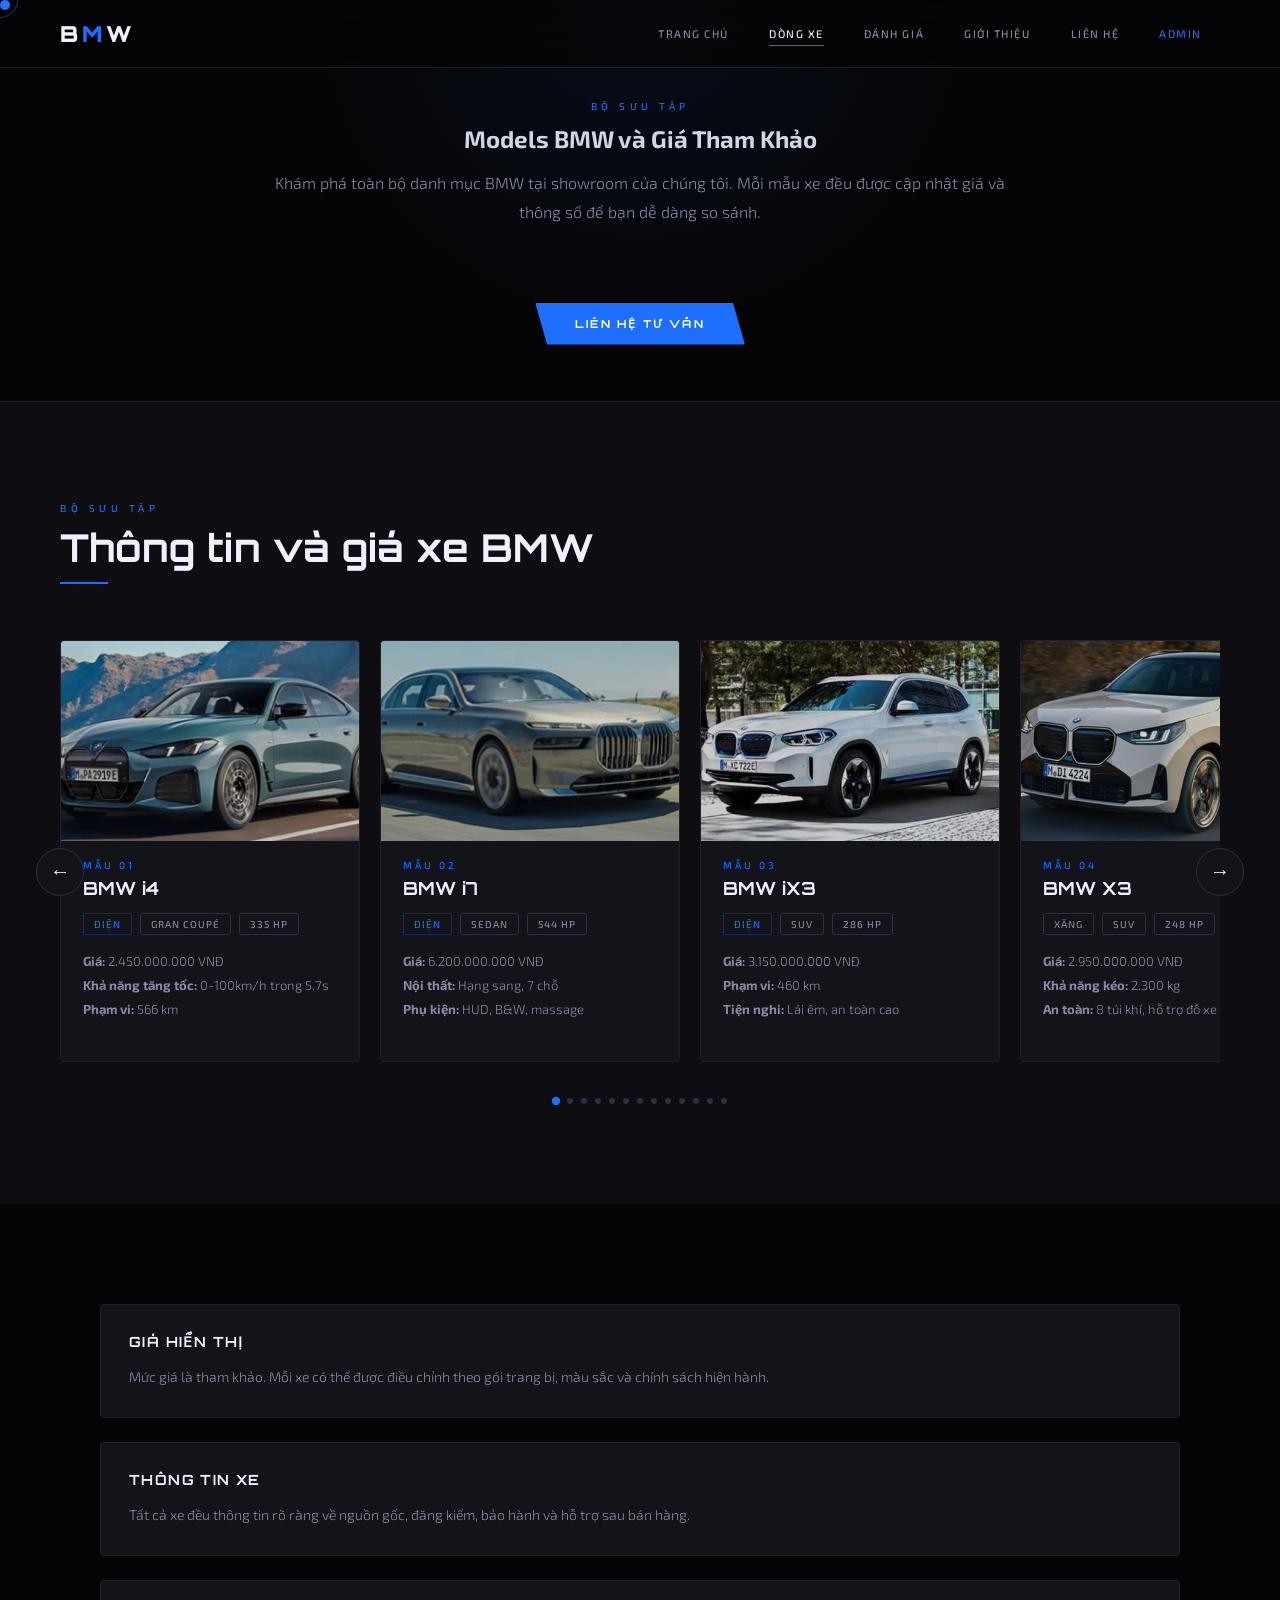
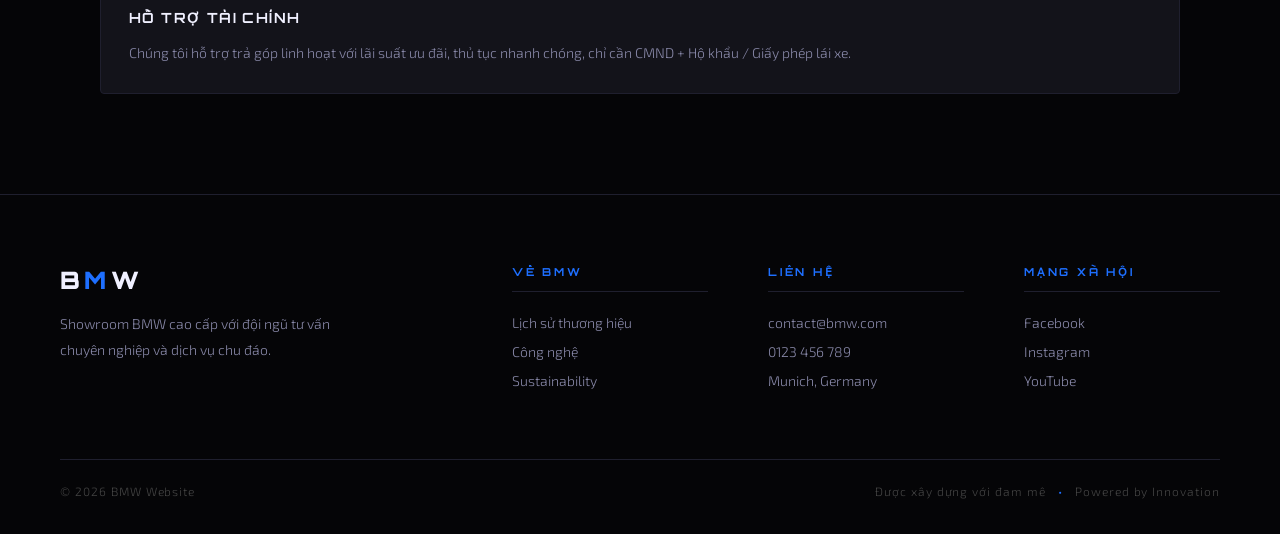
<file: models.html>
﻿<!DOCTYPE html>
<html lang="vi">

<head>
  <meta charset="UTF-8" />
  <meta name="viewport" content="width=device-width, initial-scale=1.0" />
  <meta name="description" content="Danh sách xe BMW chính hãng, giá và thông tin chi tiết từng mẫu." />
  <title>Models - BMW Showroom</title>
  <link rel="preconnect" href="https://fonts.googleapis.com" />
  <link rel="preconnect" href="https://fonts.gstatic.com" crossorigin />
  <link
    href="https://fonts.googleapis.com/css2?family=Orbitron:wght@400;700;900&family=Exo+2:wght@300;400;500&display=swap"
    rel="stylesheet" />
  <link rel="stylesheet" href="css/style.css" />
</head>

<body>
  <div class="cursor" id="cursor"></div>
  <div class="cursor-ring" id="cursorRing"></div>

  <nav>
    <a href="index.html" class="nav-logo">B<span>M</span>W</a>
    <ul>
      <li><a href="index.html">Trang chủ</a></li>
      <li><a href="models.html" class="active">Dòng xe</a></li>
      <li><a href="reviews.html">Đánh giá</a></li>
      <li><a href="about.html">Giới thiệu</a></li>
      <li><a href="contact.html">Liên hệ</a></li>
      <li><a href="admin.html" style="color:var(--blue)">Admin</a></li>
    </ul>
  </nav>

  <section class="page-hero">
    <div class="page-intro">
      <span class="section-label">Bộ sưu tập</span>
      <h1>Models BMW và Giá Tham Khảo</h1>
      <p>Khám phá toàn bộ danh mục BMW tại showroom của chúng tôi. Mỗi mẫu xe đều được cập nhật giá và thông số để bạn
        dễ dàng so sánh.</p>
      <a href="contact.html" class="hero-cta">Liên hệ tư vấn</a>
    </div>
  </section>

  <section id="models">
    <span class="section-label reveal">Bộ sưu tập</span>
    <h2 class="section-title reveal">Thông tin và giá xe BMW</h2>
    <div class="section-divider reveal"></div>

    <div class="carousel-wrapper">
      <button class="carousel-btn prev" onclick="scrollCarousel(this, -1)" aria-label="Trước">&#8592;</button>
      <div class="car-carousel">
        <article class="car-card">
          <div class="car-img-wrap">
            <img src="images/BMW-i4.png" alt="BMW i4" loading="lazy" />
            <div class="reflection"></div>
          </div>
          <div class="car-info">
            <p class="car-num">Mẫu 01</p>
            <h3 class="car-name">BMW i4</h3>
            <div class="car-tags">
              <span class="car-tag electric">Điện</span>
              <span class="car-tag">Gran Coupé</span>
              <span class="car-tag">335 HP</span>
            </div>
            <div class="car-details">
              <span><strong>Giá:</strong> 2.450.000.000 VNĐ</span>
              <span><strong>Khả năng tăng tốc:</strong> 0-100km/h trong 5.7s</span>
              <span><strong>Phạm vi:</strong> 566 km</span>
            </div>
          </div>
        </article>
        <article class="car-card">
          <div class="car-img-wrap">
            <img src="images/BMW-i7.png" alt="BMW i7" loading="lazy" />
            <div class="reflection"></div>
          </div>
          <div class="car-info">
            <p class="car-num">Mẫu 02</p>
            <h3 class="car-name">BMW i7</h3>
            <div class="car-tags">
              <span class="car-tag electric">Điện</span>
              <span class="car-tag">Sedan</span>
              <span class="car-tag">544 HP</span>
            </div>
            <div class="car-details">
              <span><strong>Giá:</strong> 6.200.000.000 VNĐ</span>
              <span><strong>Nội thất:</strong> Hạng sang, 7 chỗ</span>
              <span><strong>Phụ kiện:</strong> HUD, B&W, massage</span>
            </div>
          </div>
        </article>
        <article class="car-card">
          <div class="car-img-wrap">
            <img src="images/BMW-iX3.png" alt="BMW iX3" loading="lazy" />
            <div class="reflection"></div>
          </div>
          <div class="car-info">
            <p class="car-num">Mẫu 03</p>
            <h3 class="car-name">BMW iX3</h3>
            <div class="car-tags">
              <span class="car-tag electric">Điện</span>
              <span class="car-tag">SUV</span>
              <span class="car-tag">286 HP</span>
            </div>
            <div class="car-details">
              <span><strong>Giá:</strong> 3.150.000.000 VNĐ</span>
              <span><strong>Phạm vi:</strong> 460 km</span>
              <span><strong>Tiện nghi:</strong> Lái êm, an toàn cao</span>
            </div>
          </div>
        </article>
        <article class="car-card">
          <div class="car-img-wrap">
            <img src="images/BMW-X3.png" alt="BMW X3" loading="lazy" />
            <div class="reflection"></div>
          </div>
          <div class="car-info">
            <p class="car-num">Mẫu 04</p>
            <h3 class="car-name">BMW X3</h3>
            <div class="car-tags">
              <span class="car-tag">Xăng</span>
              <span class="car-tag">SUV</span>
              <span class="car-tag">248 HP</span>
            </div>
            <div class="car-details">
              <span><strong>Giá:</strong> 2.950.000.000 VNĐ</span>
              <span><strong>Khả năng kéo:</strong> 2.300 kg</span>
              <span><strong>An toàn:</strong> 8 túi khí, hỗ trợ đỗ xe</span>
            </div>
          </div>
        </article>
        <article class="car-card">
          <div class="car-img-wrap">
            <img src="images/BMW-X4.png" alt="BMW X4" loading="lazy" />
            <div class="reflection"></div>
          </div>
          <div class="car-info">
            <p class="car-num">Mẫu 05</p>
            <h3 class="car-name">BMW X4</h3>
            <div class="car-tags">
              <span class="car-tag">Xăng</span>
              <span class="car-tag">Coupe SUV</span>
              <span class="car-tag">248 HP</span>
            </div>
            <div class="car-details">
              <span><strong>Giá:</strong> 3.050.000.000 VNĐ</span>
              <span><strong>Phong cách:</strong> Thể thao, đậm chất coupé</span>
              <span><strong>Hỗ trợ:</strong> Camera 360, cảnh báo</span>
            </div>
          </div>
        </article>
        <article class="car-card">
          <div class="car-img-wrap">
            <img src="images/BMW-X5.png" alt="BMW X5" loading="lazy" />
            <div class="reflection"></div>
          </div>
          <div class="car-info">
            <p class="car-num">Mẫu 06</p>
            <h3 class="car-name">BMW X5</h3>
            <div class="car-tags">
              <span class="car-tag">Hybrid</span>
              <span class="car-tag">SUV</span>
              <span class="car-tag">394 HP</span>
            </div>
            <div class="car-details">
              <span><strong>Giá:</strong> 4.700.000.000 VNĐ</span>
              <span><strong>Tiết kiệm nhiên liệu:</strong> Kết hợp điện & xăng</span>
              <span><strong>Bề mặt:</strong> Nội thất da Vernasca</span>
            </div>
          </div>
        </article>
        <article class="car-card">
          <div class="car-img-wrap">
            <img src="images/BMW-X6.png" alt="BMW X6" loading="lazy" />
            <div class="reflection"></div>
          </div>
          <div class="car-info">
            <p class="car-num">Mẫu 07</p>
            <h3 class="car-name">BMW X6</h3>
            <div class="car-tags">
              <span class="car-tag">Xăng</span>
              <span class="car-tag">Coupe SUV</span>
              <span class="car-tag">340 HP</span>
            </div>
            <div class="car-details">
              <span><strong>Giá:</strong> 4.950.000.000 VNĐ</span>
              <span><strong>Phong cách:</strong> Cơ bắp, cá tính</span>
              <span><strong>An toàn:</strong> Hệ thống phanh M Sport</span>
            </div>
          </div>
        </article>
        <article class="car-card">
          <div class="car-img-wrap">
            <img src="images/BMW-4Series-GranCoupe.png" alt="BMW 4 Series Gran Coupe" loading="lazy" />
            <div class="reflection"></div>
          </div>
          <div class="car-info">
            <p class="car-num">Mẫu 08</p>
            <h3 class="car-name">BMW 4 Series Gran Coupe</h3>
            <div class="car-tags">
              <span class="car-tag">Xăng</span>
              <span class="car-tag">Sedan</span>
              <span class="car-tag">255 HP</span>
            </div>
            <div class="car-details">
              <span><strong>Giá:</strong> 3.180.000.000 VNĐ</span>
              <span><strong>Kích thước:</strong> 4 cửa coupe</span>
              <span><strong>Tiện ích:</strong> HUD, ghế chỉnh điện</span>
            </div>
          </div>
        </article>
        <article class="car-card">
          <div class="car-img-wrap">
            <img src="images/BMW-4Series.png" alt="BMW 4 Series" loading="lazy" />
            <div class="reflection"></div>
          </div>
          <div class="car-info">
            <p class="car-num">Mẫu 09</p>
            <h3 class="car-name">BMW 4 Series</h3>
            <div class="car-tags">
              <span class="car-tag">Xăng</span>
              <span class="car-tag">Sedan</span>
              <span class="car-tag">255 HP</span>
            </div>
            <div class="car-details">
              <span><strong>Giá:</strong> 2.980.000.000 VNĐ</span>
              <span><strong>Đặc điểm:</strong> Thể thao, tinh tế</span>
              <span><strong>Trợ lái:</strong> Cruise Control</span>
            </div>
          </div>
        </article>
        <article class="car-card">
          <div class="car-img-wrap">
            <img src="images/BMW-5Series.png" alt="BMW 5 Series" loading="lazy" />
            <div class="reflection"></div>
          </div>
          <div class="car-info">
            <p class="car-num">Mẫu 10</p>
            <h3 class="car-name">BMW 5 Series</h3>
            <div class="car-tags">
              <span class="car-tag">Hybrid</span>
              <span class="car-tag">Sedan</span>
              <span class="car-tag">295 HP</span>
            </div>
            <div class="car-details">
              <span><strong>Giá:</strong> 3.350.000.000 VNĐ</span>
              <span><strong>Tiện nghi:</strong> Màn hình 12.3", Apple CarPlay</span>
              <span><strong>An toàn:</strong> Cảnh báo lệch làn</span>
            </div>
          </div>
        </article>
        <article class="car-card">
          <div class="car-img-wrap">
            <img src="images/BMW-7Series.png" alt="BMW 7 Series" loading="lazy" />
            <div class="reflection"></div>
          </div>
          <div class="car-info">
            <p class="car-num">Mẫu 11</p>
            <h3 class="car-name">BMW 7 Series</h3>
            <div class="car-tags">
              <span class="car-tag">Hybrid</span>
              <span class="car-tag">Luxury</span>
              <span class="car-tag">536 HP</span>
            </div>
            <div class="car-details">
              <span><strong>Giá:</strong> 8.900.000.000 VNĐ</span>
              <span><strong>Nội thất:</strong> Da cao cấp, massage</span>
              <span><strong>Công nghệ:</strong> Hệ thống Lidar</span>
            </div>
          </div>
        </article>
        <article class="car-card">
          <div class="car-img-wrap">
            <img src="images/BMW-8Series-GranCoupe.png" alt="BMW 8 Series Gran Coupe" loading="lazy" />
            <div class="reflection"></div>
          </div>
          <div class="car-info">
            <p class="car-num">Mẫu 12</p>
            <h3 class="car-name">BMW 8 Series Gran Coupe</h3>
            <div class="car-tags">
              <span class="car-tag">Xăng</span>
              <span class="car-tag">Luxury</span>
              <span class="car-tag">523 HP</span>
            </div>
            <div class="car-details">
              <span><strong>Giá:</strong> 7.250.000.000 VNĐ</span>
              <span><strong>Thiết kế:</strong> Coupé bốn cửa</span>
              <span><strong>Điều hòa:</strong> 4 vùng độc lập</span>
            </div>
          </div>
        </article>
        <article class="car-card">
          <div class="car-img-wrap">
            <img src="images/BMW-XM.png" alt="BMW XM" loading="lazy" />
            <div class="reflection"></div>
          </div>
          <div class="car-info">
            <p class="car-num">Mẫu 13</p>
            <h3 class="car-name">BMW XM</h3>
            <div class="car-tags">
              <span class="car-tag">Hybrid</span>
              <span class="car-tag">Performance</span>
              <span class="car-tag">644 HP</span>
            </div>
            <div class="car-details">
              <span><strong>Giá:</strong> 14.500.000.000 VNĐ</span>
              <span><strong>Đặc điểm:</strong> Hiệu suất cao, sang trọng</span>
              <span><strong>Âm thanh:</strong> B&O Surround</span>
            </div>
          </div>
        </article>
        <article class="car-card">
          <div class="car-img-wrap">
            <img src="images/BMW-Z4.png" alt="BMW Z4" loading="lazy" />
            <div class="reflection"></div>
          </div>
          <div class="car-info">
            <p class="car-num">Mẫu 14</p>
            <h3 class="car-name">BMW Z4</h3>
            <div class="car-tags">
              <span class="car-tag">Xăng</span>
              <span class="car-tag">Roadster</span>
              <span class="car-tag">382 HP</span>
            </div>
            <div class="car-details">
              <span><strong>Giá:</strong> 3.350.000.000 VNĐ</span>
              <span><strong>Kiểu dáng:</strong> Mui trần thể thao</span>
              <span><strong>Trải nghiệm:</strong> Lái phấn khích</span>
            </div>
          </div>
        </article>
        <article class="car-card">
          <div class="car-img-wrap">
            <img src="images/BMW-3Series.png" alt="BMW 3 Series" loading="lazy" />
            <div class="reflection"></div>
          </div>
          <div class="car-info">
            <p class="car-num">Mẫu 15</p>
            <h3 class="car-name">BMW 3 Series</h3>
            <div class="car-tags">
              <span class="car-tag">Xăng</span>
              <span class="car-tag">Sedan</span>
              <span class="car-tag">255 HP</span>
            </div>
            <div class="car-details">
              <span><strong>Giá:</strong> 2.750.000.000 VNĐ</span>
              <span><strong>Trọng tâm:</strong> Thăng bằng tối ưu</span>
              <span><strong>Hệ thống:</strong> Smart Key & Driving Assistant</span>
            </div>
          </div>
        </article>
      </div>
      <button class="carousel-btn next" onclick="scrollCarousel(this, 1)" aria-label="Tiếp">&#8594;</button>
      <div class="carousel-dots" id="carouselDots"></div>
    </div>
  </section>

  <section class="info-grid">
    <div class="info-card reveal">
      <h3>Giá hiển thị</h3>
      <p>Mức giá là tham khảo. Mỗi xe có thể được điều chỉnh theo gói trang bị, màu sắc và chính sách hiện hành.</p>
    </div>
    <div class="info-card reveal">
      <h3>Thông tin xe</h3>
      <p>Tất cả xe đều thông tin rõ ràng về nguồn gốc, đăng kiểm, bảo hành và hỗ trợ sau bán hàng.</p>
    </div>
    <div class="info-card reveal">
      <h3>Hỗ trợ tài chính</h3>
      <p>Chúng tôi hỗ trợ trả góp linh hoạt với lãi suất ưu đãi, thủ tục nhanh chóng, chỉ cần CMND + Hộ khẩu / Giấy phép
        lái xe.</p>
    </div>
  </section>

  <footer id="footer">
    <div class="footer-top">
      <div class="footer-brand">
        <div class="brand-name">B<span>M</span>W</div>
        <p>Showroom BMW cao cấp với đội ngũ tư vấn chuyên nghiệp và dịch vụ chu đáo.</p>
      </div>
      <div class="footer-col">
        <h4>Về BMW</h4>
        <ul>
          <li><a href="#">Lịch sử thương hiệu</a></li>
          <li><a href="#">Công nghệ</a></li>
          <li><a href="#">Sustainability</a></li>
        </ul>
      </div>
      <div class="footer-col">
        <h4>Liên Hệ</h4>
        <ul>
          <li><span>contact@bmw.com</span></li>
          <li><span>0123 456 789</span></li>
          <li><span>Munich, Germany</span></li>
        </ul>
      </div>
      <div class="footer-col">
        <h4>Mạng Xã Hội</h4>
        <ul>
          <li><a href="#">Facebook</a></li>
          <li><a href="#">Instagram</a></li>
          <li><a href="#">YouTube</a></li>
        </ul>
      </div>
    </div>
    <div class="footer-bottom">
      <p>© 2026 BMW Website</p>
      <p>Được xây dựng với đam mê <span class="dot">•</span> Powered by Innovation</p>
    </div>
  </footer>

  <script src="js/main.js"></script>
  <script>
    // Tải xe được thêm từ Admin Panel
    (function loadAdminCars() {
      const STORAGE_KEY = 'bmw_cars';
      let cars = [];
      try { cars = JSON.parse(localStorage.getItem(STORAGE_KEY)) || []; } catch { }
      if (!cars.length) return;

      const grid = document.querySelector('#models .car-grid');
      const existingCount = grid ? grid.querySelectorAll('.car-card').length : 0;

      cars.forEach((car, i) => {
        const num = String(existingCount + i + 1).padStart(2, '0');
        const fuelClass = car.fuel === 'Điện' ? 'electric' : '';
        const imgHtml = car.img
          ? `<img src="${car.img}" alt="${car.name}" loading="lazy" onerror="this.style.opacity='0'" />`
          : `<div style="width:100%;height:100%;display:flex;align-items:center;justify-content:center;color:#1e6fff;font-size:48px">🚗</div>`;

        const card = document.createElement('article');
        card.className = 'car-card';
        card.innerHTML = `
          <div class="car-img-wrap">
            ${imgHtml}
            <div class="reflection"></div>
          </div>
          <div class="car-info">
            <p class="car-num">Mẫu ${num}</p>
            <h3 class="car-name">${car.name}</h3>
            <div class="car-tags">
              ${car.fuel ? `<span class="car-tag ${fuelClass}">${car.fuel}</span>` : ''}
              ${car.segment ? `<span class="car-tag">${car.segment}</span>` : ''}
              ${car.hp ? `<span class="car-tag">${car.hp} HP</span>` : ''}
            </div>
            <div class="car-details">
              ${car.price ? `<span><strong>Giá:</strong> ${car.price} VNĐ</span>` : ''}
              ${car.info1 ? `<span>${car.info1}</span>` : ''}
              ${car.info2 ? `<span>${car.info2}</span>` : ''}
            </div>
          </div>`;

        grid && grid.appendChild(card);
      });

      // Re-run scroll reveal observer for new cards
      if (window.revealObserver) {
        document.querySelectorAll('.car-card:not(.visible)').forEach(el => {
          window.revealObserver.observe(el);
        });
      }
    })();
  </script>
</body>

</html>
</file>
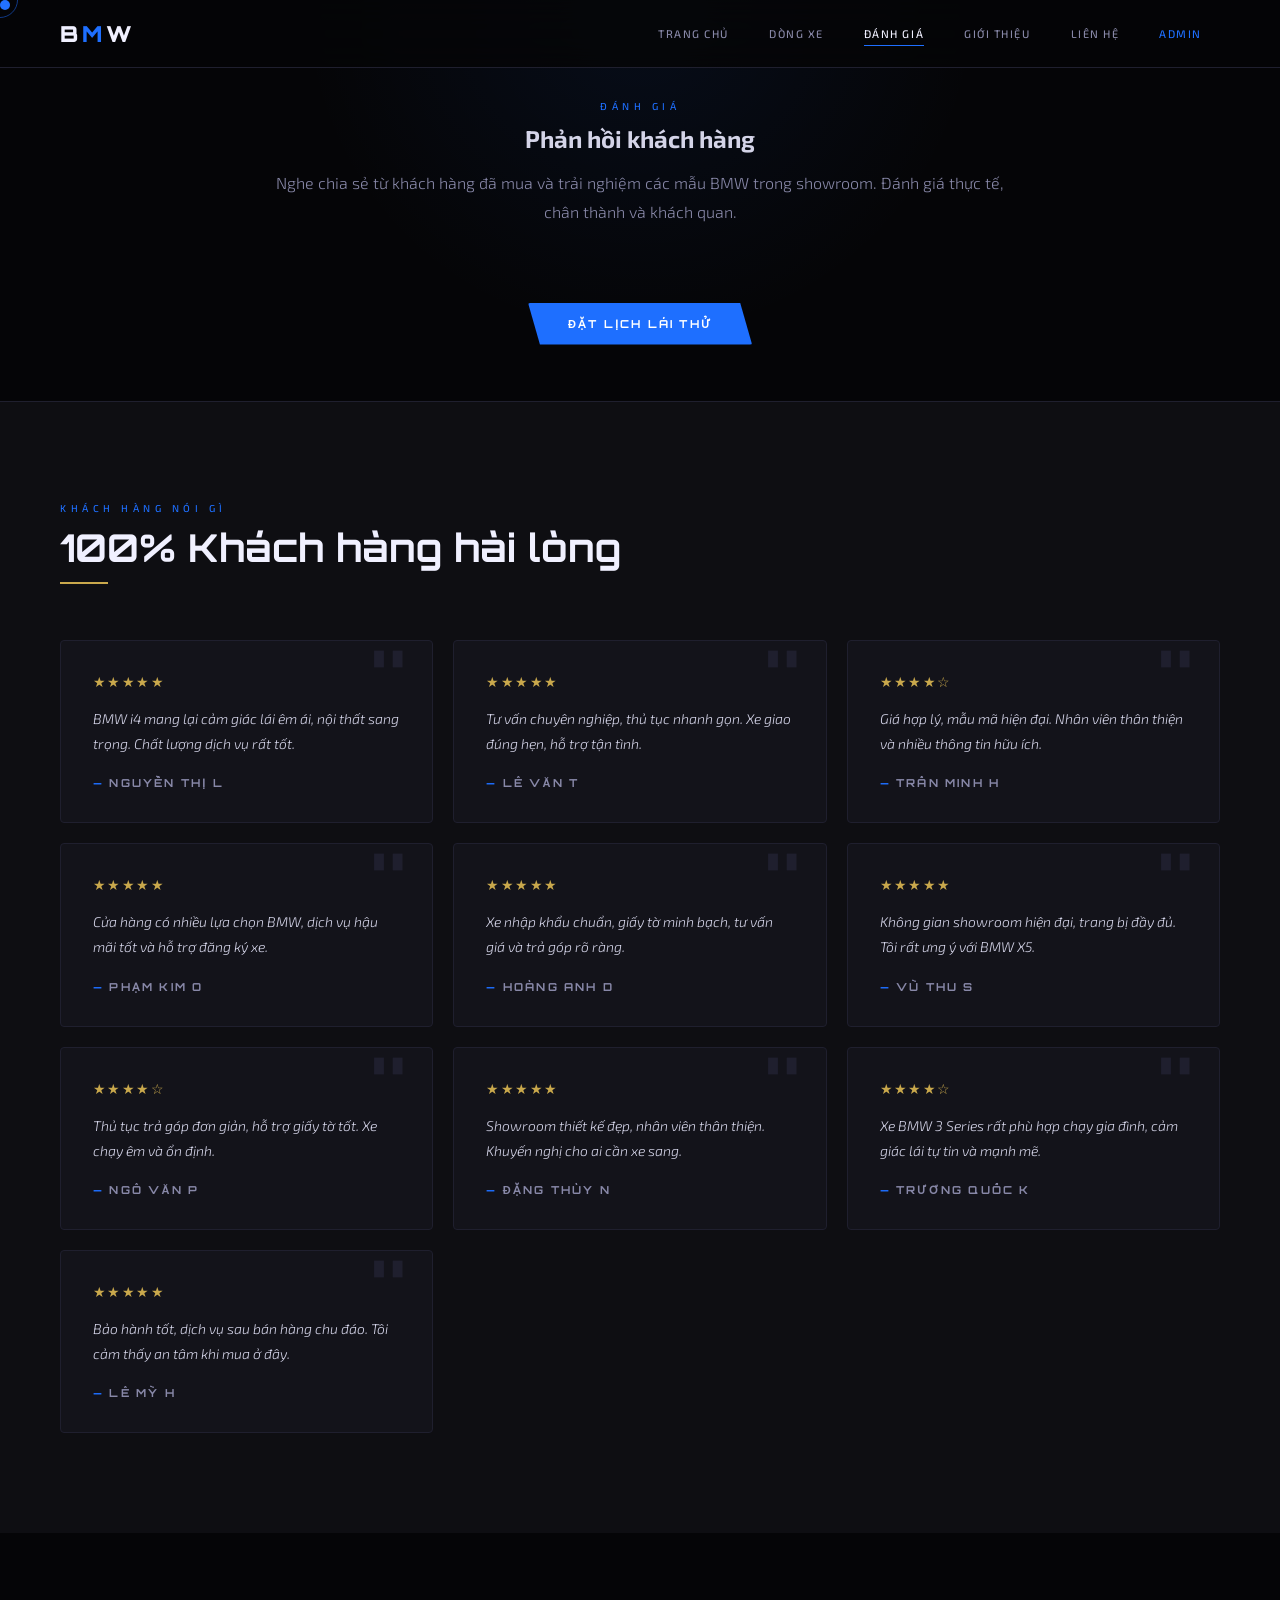
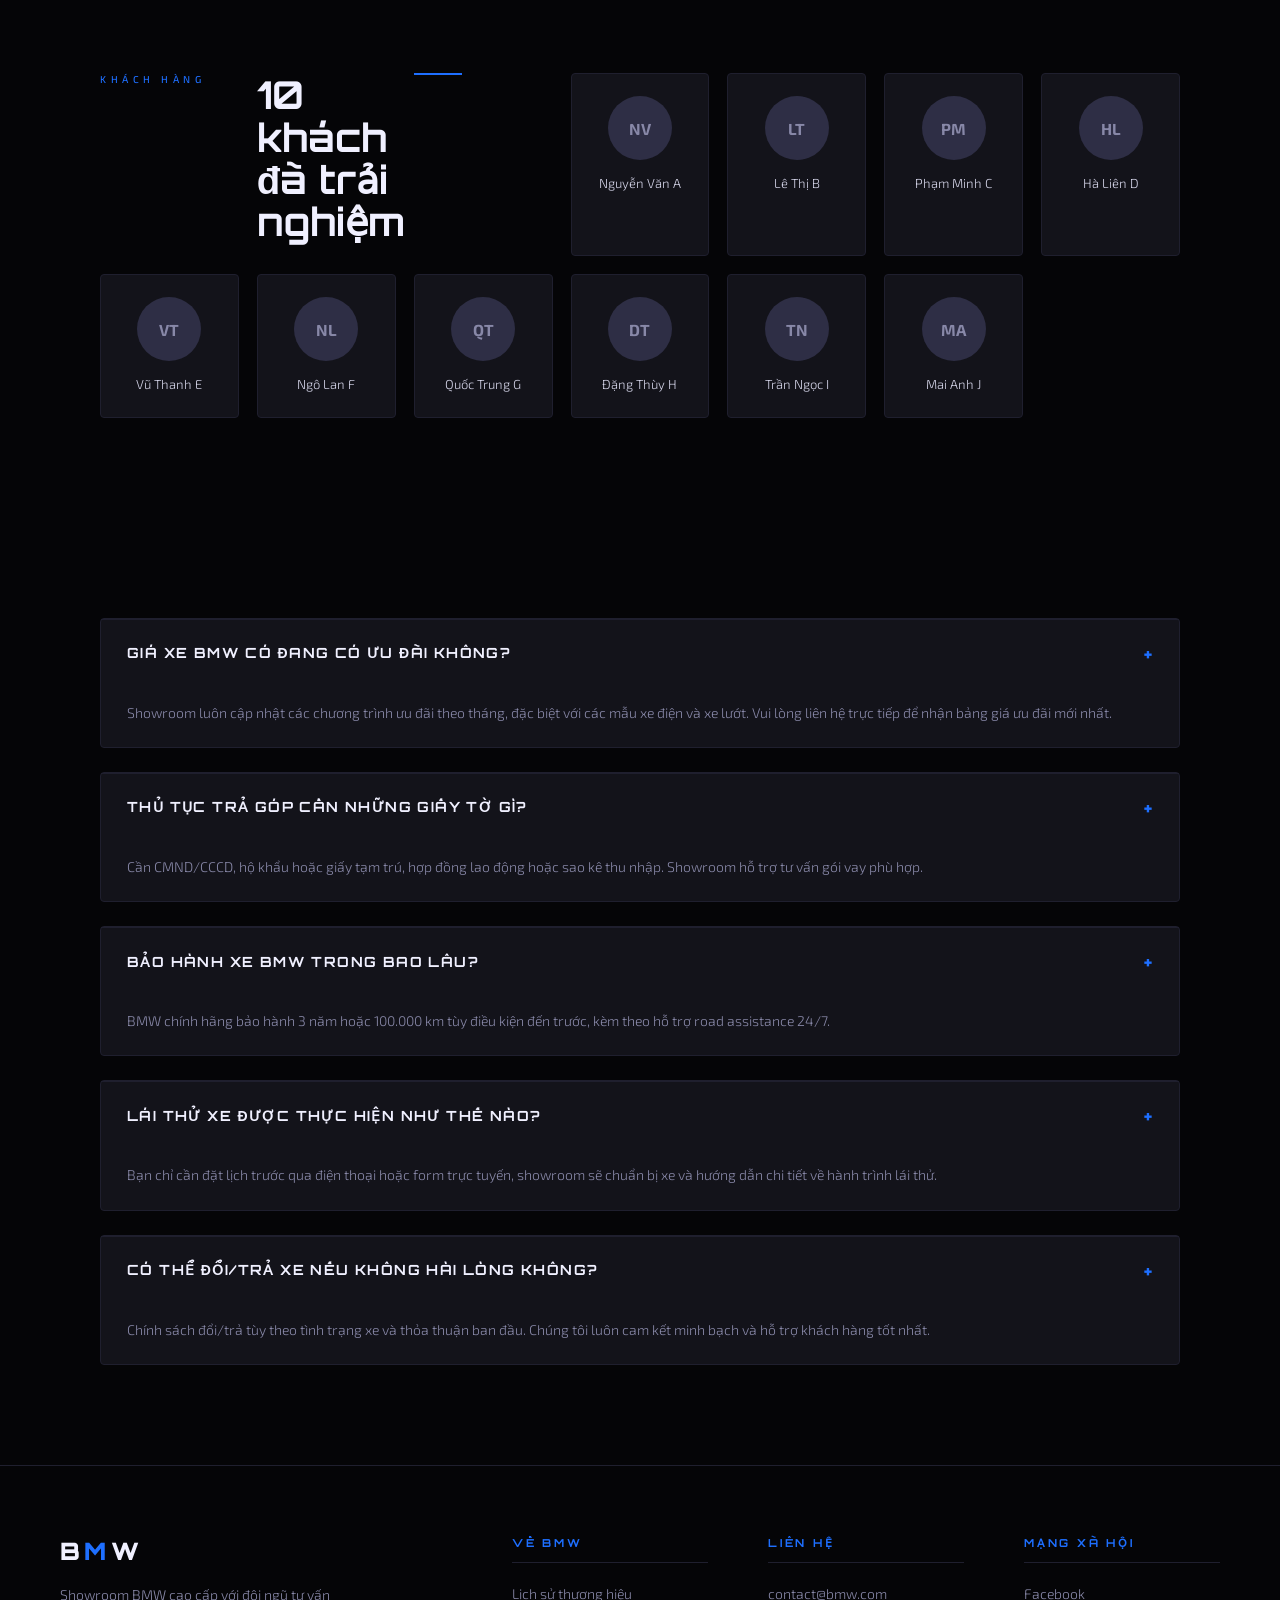
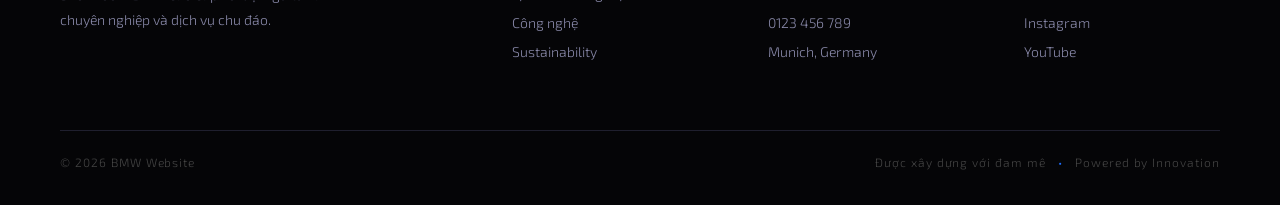
<file: reviews.html>
﻿<!DOCTYPE html>
<html lang="vi">

<head>
  <meta charset="UTF-8" />
  <meta name="viewport" content="width=device-width, initial-scale=1.0" />
  <meta name="description" content="Đánh giá khách hàng và câu hỏi thường gặp khi mua BMW." />
  <title>Reviews - BMW Showroom</title>
  <link rel="preconnect" href="https://fonts.googleapis.com" />
  <link rel="preconnect" href="https://fonts.gstatic.com" crossorigin />
  <link
    href="https://fonts.googleapis.com/css2?family=Orbitron:wght@400;700;900&family=Exo+2:wght@300;400;500&display=swap"
    rel="stylesheet" />
  <link rel="stylesheet" href="css/style.css" />
</head>

<body>
  <div class="cursor" id="cursor"></div>
  <div class="cursor-ring" id="cursorRing"></div>

  <nav>
    <a href="index.html" class="nav-logo">B<span>M</span>W</a>
    <ul>
      <li><a href="index.html">Trang chủ</a></li>
      <li><a href="models.html">Dòng xe</a></li>
      <li><a href="reviews.html" class="active">Đánh giá</a></li>
      <li><a href="about.html">Giới thiệu</a></li>
      <li><a href="contact.html">Liên hệ</a></li>
      <li><a href="admin.html" style="color:var(--blue)">Admin</a></li>

    </ul>
  </nav>

  <section class="page-hero">
    <div class="page-intro">
      <span class="section-label">Đánh giá</span>
      <h1>Phản hồi khách hàng</h1>
      <p>Nghe chia sẻ từ khách hàng đã mua và trải nghiệm các mẫu BMW trong showroom. Đánh giá thực tế, chân thành và
        khách quan.</p>
      <a href="contact.html" class="hero-cta">Đặt lịch lái thử</a>
    </div>
  </section>

  <section id="reviews">
    <span class="section-label reveal">Khách hàng nói gì</span>
    <h2 class="section-title reveal">100% Khách hàng hài lòng</h2>
    <div class="section-divider reveal" style="background:var(--gold)"></div>

    <div class="reviews-grid">
      <article class="review-card reveal">
        <div class="review-stars">★★★★★</div>
        <p class="review-text">BMW i4 mang lại cảm giác lái êm ái, nội thất sang trọng. Chất lượng dịch vụ rất tốt.</p>
        <p class="review-author">Nguyễn Thị L</p>
      </article>
      <article class="review-card reveal">
        <div class="review-stars">★★★★★</div>
        <p class="review-text">Tư vấn chuyên nghiệp, thủ tục nhanh gọn. Xe giao đúng hẹn, hỗ trợ tận tình.</p>
        <p class="review-author">Lê Văn T</p>
      </article>
      <article class="review-card reveal">
        <div class="review-stars">★★★★☆</div>
        <p class="review-text">Giá hợp lý, mẫu mã hiện đại. Nhân viên thân thiện và nhiều thông tin hữu ích.</p>
        <p class="review-author">Trần Minh H</p>
      </article>
      <article class="review-card reveal">
        <div class="review-stars">★★★★★</div>
        <p class="review-text">Cửa hàng có nhiều lựa chọn BMW, dịch vụ hậu mãi tốt và hỗ trợ đăng ký xe.</p>
        <p class="review-author">Phạm Kim O</p>
      </article>
      <article class="review-card reveal">
        <div class="review-stars">★★★★★</div>
        <p class="review-text">Xe nhập khẩu chuẩn, giấy tờ minh bạch, tư vấn giá và trả góp rõ ràng.</p>
        <p class="review-author">Hoàng Anh D</p>
      </article>
      <article class="review-card reveal">
        <div class="review-stars">★★★★★</div>
        <p class="review-text">Không gian showroom hiện đại, trang bị đầy đủ. Tôi rất ưng ý với BMW X5.</p>
        <p class="review-author">Vũ Thu S</p>
      </article>
      <article class="review-card reveal">
        <div class="review-stars">★★★★☆</div>
        <p class="review-text">Thủ tục trả góp đơn giản, hỗ trợ giấy tờ tốt. Xe chạy êm và ổn định.</p>
        <p class="review-author">Ngô Văn P</p>
      </article>
      <article class="review-card reveal">
        <div class="review-stars">★★★★★</div>
        <p class="review-text">Showroom thiết kế đẹp, nhân viên thân thiện. Khuyến nghị cho ai cần xe sang.</p>
        <p class="review-author">Đặng Thùy N</p>
      </article>
      <article class="review-card reveal">
        <div class="review-stars">★★★★☆</div>
        <p class="review-text">Xe BMW 3 Series rất phù hợp chạy gia đình, cảm giác lái tự tin và mạnh mẽ.</p>
        <p class="review-author">Trương Quốc K</p>
      </article>
      <article class="review-card reveal">
        <div class="review-stars">★★★★★</div>
        <p class="review-text">Bảo hành tốt, dịch vụ sau bán hàng chu đáo. Tôi cảm thấy an tâm khi mua ở đây.</p>
        <p class="review-author">Lê Mỹ H</p>
      </article>
    </div>
  </section>

  <section class="customer-grid reveal">
    <span class="section-label reveal">Khách hàng</span>
    <h2 class="section-title reveal">10 khách đã trải nghiệm</h2>
    <div class="section-divider reveal"></div>
    <div class="customer-card">
      <div class="customer-avatar">NV</div>
      <p class="customer-name">Nguyễn Văn A</p>
    </div>
    <div class="customer-card">
      <div class="customer-avatar">LT</div>
      <p class="customer-name">Lê Thị B</p>
    </div>
    <div class="customer-card">
      <div class="customer-avatar">PM</div>
      <p class="customer-name">Phạm Minh C</p>
    </div>
    <div class="customer-card">
      <div class="customer-avatar">HL</div>
      <p class="customer-name">Hà Liên D</p>
    </div>
    <div class="customer-card">
      <div class="customer-avatar">VT</div>
      <p class="customer-name">Vũ Thanh E</p>
    </div>
    <div class="customer-card">
      <div class="customer-avatar">NL</div>
      <p class="customer-name">Ngô Lan F</p>
    </div>
    <div class="customer-card">
      <div class="customer-avatar">QT</div>
      <p class="customer-name">Quốc Trung G</p>
    </div>
    <div class="customer-card">
      <div class="customer-avatar">DT</div>
      <p class="customer-name">Đặng Thùy H</p>
    </div>
    <div class="customer-card">
      <div class="customer-avatar">TN</div>
      <p class="customer-name">Trần Ngọc I</p>
    </div>
    <div class="customer-card">
      <div class="customer-avatar">MA</div>
      <p class="customer-name">Mai Anh J</p>
    </div>
  </section>

  <section class="faq-list">
    <div class="faq-item reveal details">
      <summary>Giá xe BMW có đang có ưu đãi không?</summary>
      <p class="faq-answer">Showroom luôn cập nhật các chương trình ưu đãi theo tháng, đặc biệt với các mẫu xe điện và
        xe lướt. Vui lòng liên hệ trực tiếp để nhận bảng giá ưu đãi mới nhất.</p>
    </div>
    <div class="faq-item reveal details">
      <summary>Thủ tục trả góp cần những giấy tờ gì?</summary>
      <p class="faq-answer">Cần CMND/CCCD, hộ khẩu hoặc giấy tạm trú, hợp đồng lao động hoặc sao kê thu nhập. Showroom
        hỗ trợ tư vấn gói vay phù hợp.</p>
    </div>
    <div class="faq-item reveal details">
      <summary>Bảo hành xe BMW trong bao lâu?</summary>
      <p class="faq-answer">BMW chính hãng bảo hành 3 năm hoặc 100.000 km tùy điều kiện đến trước, kèm theo hỗ trợ road
        assistance 24/7.</p>
    </div>
    <div class="faq-item reveal details">
      <summary>Lái thử xe được thực hiện như thế nào?</summary>
      <p class="faq-answer">Bạn chỉ cần đặt lịch trước qua điện thoại hoặc form trực tuyến, showroom sẽ chuẩn bị xe và
        hướng dẫn chi tiết về hành trình lái thử.</p>
    </div>
    <div class="faq-item reveal details">
      <summary>Có thể đổi/trả xe nếu không hài lòng không?</summary>
      <p class="faq-answer">Chính sách đổi/trả tùy theo tình trạng xe và thỏa thuận ban đầu. Chúng tôi luôn cam kết minh
        bạch và hỗ trợ khách hàng tốt nhất.</p>
    </div>
  </section>

  <footer id="footer">
    <div class="footer-top">
      <div class="footer-brand">
        <div class="brand-name">B<span>M</span>W</div>
        <p>Showroom BMW cao cấp với đội ngũ tư vấn chuyên nghiệp và dịch vụ chu đáo.</p>
      </div>
      <div class="footer-col">
        <h4>Về BMW</h4>
        <ul>
          <li><a href="#">Lịch sử thương hiệu</a></li>
          <li><a href="#">Công nghệ</a></li>
          <li><a href="#">Sustainability</a></li>
        </ul>
      </div>
      <div class="footer-col">
        <h4>Liên Hệ</h4>
        <ul>
          <li><span>contact@bmw.com</span></li>
          <li><span>0123 456 789</span></li>
          <li><span>Munich, Germany</span></li>
        </ul>
      </div>
      <div class="footer-col">
        <h4>Mạng Xã Hội</h4>
        <ul>
          <li><a href="#">Facebook</a></li>
          <li><a href="#">Instagram</a></li>
          <li><a href="#">YouTube</a></li>
        </ul>
      </div>
    </div>
    <div class="footer-bottom">
      <p>© 2026 BMW Website</p>
      <p>Được xây dựng với đam mê <span class="dot">•</span> Powered by Innovation</p>
    </div>
  </footer>

  <script src="js/main.js"></script>
</body>

</html>
</file>
<file: css/style.css>
/* =============================================
   BMW DARK THEME — style.css
   ============================================= */

:root {
    --black: #050507;
    --dark: #0e0e12;
    --card: #13131a;
    --border: #1f1f2e;
    --border2: #2e2e45;
    --silver: #8888a8;
    --light: #d4d4e8;
    --white: #f0f0ff;
    --blue: #1e6fff;
    --blue-dim: rgba(30, 111, 255, 0.12);
    --blue-glow: rgba(30, 111, 255, 0.35);
    --gold: #c9a84c;
    --gold-dim: rgba(201, 168, 76, 0.12);
    --speed: 0.4s;
}

/* ── RESET ── */
*,
*::before,
*::after {
    margin: 0;
    padding: 0;
    box-sizing: border-box;
}

html {
    scroll-behavior: smooth;
}

body {
    background: var(--black);
    color: var(--light);
    font-family: 'Exo 2', sans-serif;
    font-weight: 300;
    overflow-x: hidden;
}

::selection {
    background: var(--blue);
    color: #fff;
}

::-webkit-scrollbar {
    width: 4px;
}

::-webkit-scrollbar-track {
    background: var(--dark);
}

::-webkit-scrollbar-thumb {
    background: var(--blue);
    border-radius: 2px;
}

/* ── CURSOR ── */
.cursor {
    width: 10px;
    height: 10px;
    background: var(--blue);
    border-radius: 50%;
    position: fixed;
    top: 0;
    left: 0;
    pointer-events: none;
    z-index: 9999;
    transition: transform 0.1s, opacity 0.3s;
    mix-blend-mode: screen;
}

.cursor-ring {
    width: 36px;
    height: 36px;
    border: 1px solid var(--blue);
    border-radius: 50%;
    position: fixed;
    top: 0;
    left: 0;
    pointer-events: none;
    z-index: 9998;
    transition: transform 0.18s ease, width 0.3s, height 0.3s, opacity 0.3s;
    opacity: 0.5;
}

/* ── NAV ── */
nav {
    position: fixed;
    top: 0;
    left: 0;
    right: 0;
    z-index: 500;
    display: flex;
    align-items: center;
    justify-content: space-between;
    padding: 0 60px;
    height: 68px;
    background: rgba(5, 5, 7, 0.82);
    backdrop-filter: blur(20px);
    border-bottom: 1px solid var(--border);
    transition: background var(--speed);
}

.nav-logo {
    font-family: 'Orbitron', sans-serif;
    font-size: 22px;
    font-weight: 900;
    color: var(--white);
    letter-spacing: 0.18em;
    text-decoration: none;
}

.nav-logo span {
    color: var(--blue);
}

nav ul {
    display: flex;
    list-style: none;
    gap: 4px;
}

nav ul li a {
    display: block;
    padding: 8px 18px;
    font-size: 11px;
    font-weight: 500;
    letter-spacing: 0.14em;
    text-transform: uppercase;
    text-decoration: none;
    color: var(--silver);
    border-radius: 3px;
    transition: color var(--speed), background var(--speed);
    position: relative;
}

nav ul li a.active {
    color: var(--white);
}

nav ul li a.active::after {
    transform: scaleX(1);
}

nav ul li a::after {
    content: '';
    position: absolute;
    bottom: 2px;
    left: 18px;
    right: 18px;
    height: 1px;
    background: var(--blue);
    transform: scaleX(0);
    transition: transform var(--speed);
}

nav ul li a:hover {
    color: var(--white);
}

nav ul li a:hover::after {
    transform: scaleX(1);
}

/* ── HERO ── */
#hero {
    position: relative;
    min-height: 100vh;
    display: flex;
    align-items: center;
    justify-content: center;
    overflow: hidden;
    padding-top: 68px;
    background: radial-gradient(circle at center, rgba(30, 111, 255, 0.06), transparent 60%), url('../assets/hero-bg.jpg') center/cover no-repeat;
    background-blend-mode: overlay;
}

.hero-grid {
    position: absolute;
    inset: 0;
    background-image:
        linear-gradient(rgba(30, 111, 255, 0.06) 1px, transparent 1px),
        linear-gradient(90deg, rgba(30, 111, 255, 0.06) 1px, transparent 1px);
    background-size: 60px 60px;
    animation: gridMove 20s linear infinite;
}

@keyframes gridMove {
    0% {
        background-position: 0 0;
    }

    100% {
        background-position: 60px 60px;
    }
}

.hero-road {
    position: absolute;
    bottom: 0;
    left: 0;
    right: 0;
    height: 4px;
    background: linear-gradient(90deg,
            transparent 0%, var(--blue) 20%,
            #fff 50%, var(--blue) 80%, transparent 100%);
    animation: roadSweep 2.5s ease-out forwards;
    transform: scaleX(0);
    transform-origin: left;
}

@keyframes roadSweep {
    to {
        transform: scaleX(1);
    }
}

.speed-lines {
    position: absolute;
    inset: 0;
    overflow: hidden;
    pointer-events: none;
}

.speed-line {
    position: absolute;
    height: 1px;
    background: linear-gradient(90deg, transparent, rgba(30, 111, 255, 0.4), transparent);
    animation: speedLine 1.2s ease-out forwards;
    opacity: 0;
}

@keyframes speedLine {
    0% {
        transform: translateX(-100%);
        opacity: 0;
    }

    20% {
        opacity: 1;
    }

    100% {
        transform: translateX(100vw);
        opacity: 0;
    }
}

/* Car animation */
.hero-car {
    position: absolute;
    bottom: 60px;
    left: -300px;
    width: 420px;
    opacity: 0;
    animation: carDrive 1.4s 0.2s cubic-bezier(0.16, 1, 0.3, 1) forwards;
    filter: drop-shadow(0 0 30px var(--blue-glow));
}

@keyframes carDrive {
    0% {
        left: -300px;
        opacity: 0;
    }

    30% {
        opacity: 1;
    }

    100% {
        left: calc(50% - 210px);
        opacity: 1;
    }
}

.hero-car .wheel {
    transform-box: fill-box;
    transform-origin: center;
    animation:
        carDrive 1.4s 0.2s cubic-bezier(0.16, 1, 0.3, 1) forwards,
        wheelSpin 0.8s 0.2s linear 2;
}

@keyframes wheelSpin {
    to {
        transform: rotate(360deg);
    }
}

.headlight-beam {
    position: absolute;
    bottom: 60px;
    left: -400px;
    width: 300px;
    height: 80px;
    background: linear-gradient(90deg, rgba(30, 111, 255, 0.5), transparent);
    clip-path: polygon(0 40%, 100% 0, 100% 100%, 0 60%);
    animation: beamDrive 1.4s 0.2s cubic-bezier(0.16, 1, 0.3, 1) forwards;
    pointer-events: none;
}

@keyframes beamDrive {
    0% {
        left: -400px;
        opacity: 0;
    }

    30% {
        opacity: 1;
    }

    100% {
        left: calc(50% - 510px);
        opacity: 0.6;
    }
}

.hero-badges {
    display: inline-flex;
    flex-wrap: wrap;
    gap: 10px;
    justify-content: center;
    margin-top: 24px;
}

.hero-badges span {
    display: inline-flex;
    align-items: center;
    justify-content: center;
    padding: 10px 16px;
    border-radius: 999px;
    background: rgba(255, 255, 255, 0.06);
    border: 1px solid rgba(255, 255, 255, 0.08);
    color: var(--silver);
    font-size: 11px;
    letter-spacing: 0.16em;
    text-transform: uppercase;
}

#why {
    background: var(--black);
    border-top: 1px solid var(--border);
}

.feature-grid {
    display: grid;
    grid-template-columns: repeat(auto-fit, minmax(240px, 1fr));
    gap: 20px;
    max-width: 1200px;
    margin: 0 auto 40px;
}

.feature-card {
    background: var(--card);
    border: 1px solid var(--border);
    border-radius: 8px;
    padding: 32px;
    min-height: 170px;
    transition: transform var(--speed), border-color var(--speed), box-shadow var(--speed);
}

.feature-card:hover {
    transform: translateY(-6px);
    border-color: rgba(30, 111, 255, 0.35);
    box-shadow: 0 18px 40px rgba(0, 0, 0, 0.16);
}

.feature-card h3 {
    margin-bottom: 10px;
    color: var(--white);
    font-size: 18px;
}

.feature-card p {
    color: var(--silver);
    line-height: 1.8;
    font-size: 14px;
}

@keyframes fadeUp {
    from {
        opacity: 0;
        transform: translateY(24px);
    }

    to {
        opacity: 1;
        transform: translateY(0);
    }
}

/* Hero text */
.hero-content {
    position: relative;
    z-index: 2;
    text-align: center;
    padding: 0 24px;
}

.hero-eyebrow {
    font-size: 11px;
    font-weight: 500;
    letter-spacing: 0.4em;
    text-transform: uppercase;
    color: var(--blue);
    opacity: 0;
    animation: fadeUp 0.8s 0.3s ease forwards;
    margin-bottom: 20px;
}

.hero-title {
    font-family: 'Orbitron', sans-serif;
    font-size: clamp(2.8rem, 8vw, 7rem);
    font-weight: 900;
    line-height: 0.95;
    letter-spacing: -0.01em;
    color: var(--white);
    opacity: 0;
    animation: fadeUp 0.8s 0.5s ease forwards;
}

.hero-title .line2 {
    display: block;
    color: transparent;
    -webkit-text-stroke: 1px rgba(255, 255, 255, 0.25);
    font-size: 0.75em;
}

.hero-sub {
    margin-top: 28px;
    font-size: 15px;
    color: var(--silver);
    letter-spacing: 0.06em;
    opacity: 0;
    animation: fadeUp 0.8s 0.7s ease forwards;
}

.hero-cta {
    display: inline-flex;
    align-items: center;
    gap: 12px;
    margin-top: 48px;
    padding: 14px 40px;
    background: var(--blue);
    color: #fff;
    font-family: 'Orbitron', sans-serif;
    font-size: 11px;
    font-weight: 700;
    letter-spacing: 0.2em;
    text-transform: uppercase;
    text-decoration: none;
    border-radius: 2px;
    opacity: 0;
    animation: fadeUp 0.8s 0.9s ease forwards;
    transition: background var(--speed), box-shadow var(--speed), transform var(--speed);
    clip-path: polygon(0 0, calc(100% - 12px) 0, 100% 100%, 12px 100%);
}

.hero-cta:hover {
    background: #3a82ff;
    box-shadow: 0 0 40px var(--blue-glow);
    transform: translateY(-2px);
}

.hero-cta svg {
    width: 16px;
    height: 16px;
}

/* ── SHARED SECTION STYLES ── */
section {
    padding: 100px 60px;
}

.section-label {
    font-size: 10px;
    font-weight: 500;
    letter-spacing: 0.45em;
    text-transform: uppercase;
    color: var(--blue);
    margin-bottom: 12px;
    display: block;
}

.section-title {
    font-family: 'Orbitron', sans-serif;
    font-size: clamp(1.5rem, 3vw, 2.6rem);
    font-weight: 700;
    color: var(--white);
    margin-bottom: 14px;
    line-height: 1.1;
}

.section-divider {
    width: 48px;
    height: 2px;
    background: var(--blue);
    margin-bottom: 56px;
}

/* ── STATS ── */
#stats {
    background: var(--black);
    border-top: 1px solid var(--border);
    border-bottom: 1px solid var(--border);
    padding: 60px;
}

.stats-grid {
    display: grid;
    grid-template-columns: repeat(4, 1fr);
    gap: 0;
    max-width: 1200px;
    margin: 0 auto;
}

.stat-item {
    text-align: center;
    padding: 24px;
    border-right: 1px solid var(--border);
    opacity: 0;
    animation: fadeUp 0.6s ease forwards;
}

.stat-item:last-child {
    border-right: none;
}

.stat-num {
    font-family: 'Orbitron', sans-serif;
    font-size: 3rem;
    font-weight: 900;
    color: var(--white);
    line-height: 1;
}

.stat-num span {
    color: var(--blue);
}

.stat-label {
    font-size: 11px;
    font-weight: 500;
    letter-spacing: 0.2em;
    text-transform: uppercase;
    color: var(--silver);
    margin-top: 10px;
}

/* ── MODELS ── */
#models {
    background: var(--dark);
    border-top: 1px solid var(--border);
}


/* ── CAROUSEL ── */
.carousel-wrapper {
    position: relative;
    max-width: 1400px;
    margin: 0 auto;
}

.car-carousel {
    display: flex;
    gap: 20px;
    overflow-x: auto;
    scroll-behavior: smooth;
    scrollbar-width: none;
    -ms-overflow-style: none;
    padding-bottom: 12px;
}

.car-carousel::-webkit-scrollbar {
    display: none;
}

.car-carousel .car-card {
    flex: 0 0 300px;
    min-width: 300px;
}

.carousel-btn {
    position: absolute;
    top: 50%;
    transform: translateY(-50%);
    z-index: 10;
    background: var(--card);
    border: 1px solid var(--border2);
    color: var(--white);
    width: 48px;
    height: 48px;
    border-radius: 50%;
    display: flex;
    align-items: center;
    justify-content: center;
    cursor: pointer;
    transition: background var(--speed), border-color var(--speed), box-shadow var(--speed);
    font-size: 20px;
}

.carousel-btn:hover {
    background: var(--blue);
    border-color: var(--blue);
    box-shadow: 0 0 20px var(--blue-glow);
}

.carousel-btn.prev { left: -24px; }
.carousel-btn.next { right: -24px; }

.carousel-dots {
    display: flex;
    justify-content: center;
    gap: 8px;
    margin-top: 24px;
}

.carousel-dot {
    width: 6px;
    height: 6px;
    border-radius: 50%;
    background: var(--border2);
    cursor: pointer;
    transition: background var(--speed), transform var(--speed);
}

.carousel-dot.active {
    background: var(--blue);
    transform: scale(1.4);
}

@media (max-width: 680px) {
    .carousel-btn { display: none; }
    .car-carousel .car-card { flex: 0 0 260px; min-width: 260px; }
}


.car-grid {
    display: grid;
    grid-template-columns: repeat(auto-fill, minmax(300px, 1fr));
    gap: 20px;
    max-width: 1400px;
    margin: 0 auto;
}

.car-card {
    position: relative;
    background: var(--card);
    border: 1px solid var(--border);
    border-radius: 4px;
    overflow: hidden;
    cursor: pointer;
    transition: transform var(--speed), border-color var(--speed);
    opacity: 0;
    transform: translateY(30px);
}

.car-card.visible {
    animation: cardReveal 0.6s ease forwards;
}

@keyframes cardReveal {
    to {
        opacity: 1;
        transform: translateY(0);
    }
}

.car-card:hover {
    transform: translateY(-8px);
    border-color: var(--blue);
}

/* Scan line on hover */
.car-card::before {
    content: '';
    position: absolute;
    top: -100%;
    left: 0;
    right: 0;
    height: 100%;
    background: linear-gradient(180deg, transparent 0%, rgba(30, 111, 255, 0.04) 50%, transparent 100%);
    transition: top 0.5s ease;
    z-index: 2;
    pointer-events: none;
}

.car-card:hover::before {
    top: 100%;
}

/* Corner accent */
.car-card::after {
    content: '';
    position: absolute;
    top: 0;
    right: 0;
    width: 0;
    height: 0;
    border-style: solid;
    border-width: 0 28px 28px 0;
    border-color: transparent var(--blue) transparent transparent;
    opacity: 0;
    transition: opacity var(--speed);
}

.car-card:hover::after {
    opacity: 1;
}

.car-img-wrap {
    position: relative;
    height: 200px;
    background: linear-gradient(135deg, #0a0a14, #111120);
    overflow: hidden;
}

.car-img-wrap img {
    width: 100%;
    height: 100%;
    object-fit: cover;
    filter: brightness(0.85) saturate(1.1);
    transition: filter 0.5s, transform 0.5s;
}

.car-card:hover .car-img-wrap img {
    filter: brightness(1) saturate(1.3);
    transform: scale(1.06);
}

.car-img-wrap .reflection {
    position: absolute;
    bottom: 0;
    left: 0;
    right: 0;
    height: 40px;
    background: linear-gradient(180deg, transparent, rgba(30, 111, 255, 0.08));
    pointer-events: none;
}

.car-info {
    padding: 18px 22px 22px;
}

.car-num {
    font-size: 10px;
    font-weight: 500;
    letter-spacing: 0.3em;
    color: var(--blue);
    text-transform: uppercase;
    margin-bottom: 6px;
}

.car-name {
    font-family: 'Orbitron', sans-serif;
    font-size: 18px;
    font-weight: 700;
    color: var(--white);
    margin-bottom: 14px;
}

.car-tags {
    display: flex;
    gap: 8px;
    flex-wrap: wrap;
}

.car-tag {
    font-size: 10px;
    font-weight: 500;
    letter-spacing: 0.1em;
    text-transform: uppercase;
    padding: 4px 10px;
    border: 1px solid var(--border2);
    border-radius: 2px;
    color: var(--silver);
    transition: border-color var(--speed), color var(--speed);
}

.car-card:hover .car-tag {
    border-color: rgba(30, 111, 255, 0.4);
    color: var(--light);
}

.car-tag.electric {
    border-color: rgba(30, 111, 255, 0.3);
    color: var(--blue);
}

/* ── REVIEWS ── */
#reviews {
    background: var(--dark);
    border-top: 1px solid var(--border);
}

.reviews-grid {
    display: grid;
    grid-template-columns: repeat(auto-fill, minmax(300px, 1fr));
    gap: 20px;
    max-width: 1400px;
    margin: 0 auto;
}

.review-card {
    background: var(--card);
    border: 1px solid var(--border);
    border-radius: 4px;
    padding: 32px;
    position: relative;
    overflow: hidden;
    transition: border-color var(--speed), transform var(--speed);
    opacity: 0;
    transform: translateY(20px);
}

.review-card.visible {
    animation: cardReveal 0.6s ease forwards;
}

.review-card:hover {
    border-color: var(--gold);
    transform: translateY(-4px);
}

.review-card::before {
    content: '"';
    font-family: 'Orbitron', sans-serif;
    font-size: 120px;
    line-height: 1;
    color: var(--border);
    position: absolute;
    top: -10px;
    right: 20px;
    transition: color var(--speed);
}

.review-card:hover::before {
    color: var(--border2);
}

.review-stars {
    font-size: 14px;
    letter-spacing: 0.1em;
    color: var(--gold);
    margin-bottom: 16px;
}

.review-text {
    font-size: 14px;
    color: var(--light);
    line-height: 1.8;
    font-style: italic;
    margin-bottom: 20px;
    position: relative;
    z-index: 1;
}

.review-author {
    font-family: 'Orbitron', sans-serif;
    font-size: 11px;
    font-weight: 700;
    letter-spacing: 0.2em;
    color: var(--silver);
    text-transform: uppercase;
}

.review-author::before {
    content: '— ';
    color: var(--blue);
}

.customer-grid {
    display: grid;
    grid-template-columns: repeat(auto-fit, minmax(120px, 1fr));
    gap: 18px;
    max-width: 1200px;
    margin: 40px auto 0;
}

.customer-card {
    background: var(--card);
    border: 1px solid var(--border);
    border-radius: 4px;
    padding: 22px 16px;
    text-align: center;
}

.customer-avatar {
    width: 64px;
    height: 64px;
    border-radius: 50%;
    margin: 0 auto 14px;
    background: var(--border2);
    display: flex;
    align-items: center;
    justify-content: center;
    color: var(--silver);
    font-weight: 700;
    font-size: 16px;
}

.customer-name {
    color: var(--light);
    font-size: 13px;
    line-height: 1.5;
}

/* ── PAGE INFO ── */
.page-hero {
    padding: 100px 60px 56px;
    background: radial-gradient(circle at top, rgba(30, 111, 255, 0.08), transparent 45%), var(--black);
}

.page-hero .page-intro {
    max-width: 850px;
    margin: 0 auto;
    text-align: center;
}

.page-hero .page-intro h1 {
    margin-bottom: 16px;
}

.page-intro p {
    color: var(--silver);
    line-height: 1.8;
    max-width: 760px;
    margin: 0 auto 28px;
}

.info-grid,
.contact-grid,
.gallery-grid,
.faq-list {
    display: grid;
    gap: 24px;
    max-width: 1200px;
    margin: 0 auto;
}

.info-card,
.contact-card,
.faq-item,
.review-card {
    background: var(--card);
    border: 1px solid var(--border);
    border-radius: 4px;
}

.info-card {
    padding: 28px;
}

.info-card h3,
.contact-card h3,
.faq-item summary {
    font-family: 'Orbitron', sans-serif;
    font-size: 14px;
    font-weight: 700;
    color: var(--white);
    letter-spacing: 0.1em;
    text-transform: uppercase;
    margin-bottom: 14px;
}

.info-card p,
.contact-card p,
.faq-item p,
.feature-line,
.faq-answer {
    color: var(--silver);
    line-height: 1.8;
    font-size: 14px;
}

.feature-line {
    display: inline-block;
    margin-bottom: 10px;
}

.gallery-grid {
    grid-template-columns: repeat(auto-fit, minmax(260px, 1fr));
}

.gallery-item {
    position: relative;
    overflow: hidden;
    border-radius: 4px;
    min-height: 260px;
    background-size: cover;
    background-position: center;
}

.gallery-item::after {
    content: '';
    position: absolute;
    inset: 0;
    background: linear-gradient(180deg, transparent 35%, rgba(0, 0, 0, 0.45));
}

.gallery-caption {
    position: absolute;
    left: 20px;
    bottom: 20px;
    color: #fff;
    font-weight: 700;
    z-index: 1;
}

.car-details {
    margin-top: 18px;
    display: grid;
    gap: 8px;
    color: var(--silver);
    font-size: 13px;
}

.car-details span {
    display: block;
}

.details summary {
    list-style: none;
    cursor: pointer;
    padding: 22px 26px;
    display: flex;
    justify-content: space-between;
    align-items: center;
    border-top: 1px solid var(--border);
}

.details summary::-webkit-details-marker {
    display: none;
}

.details summary:after {
    content: '+';
    font-size: 18px;
    color: var(--blue);
}

.details[open] summary:after {
    content: '-';
}

.details p {
    padding: 0 26px 22px;
    margin: 0;
}

.contact-card {
    padding: 28px;
}

.contact-card strong {
    color: var(--white);
}

.social-links {
    display: flex;
    flex-wrap: wrap;
    gap: 14px;
    margin-top: 12px;
}

.social-links a {
    display: inline-flex;
    align-items: center;
    gap: 10px;
    background: rgba(30, 111, 255, 0.1);
    border: 1px solid rgba(30, 111, 255, 0.16);
    border-radius: 999px;
    padding: 10px 18px;
    color: var(--silver);
    text-decoration: none;
    transition: background var(--speed), color var(--speed);
}

.social-links a:hover {
    color: var(--white);
    background: rgba(30, 111, 255, 0.2);
}

@media (max-width: 1024px) {

    .info-grid,
    .contact-grid,
    .gallery-grid,
    .faq-list {
        gap: 20px;
    }
}

@media (max-width: 680px) {

    .page-hero,
    .info-card,
    .contact-card,
    .gallery-item,
    .details summary {
        padding-left: 16px;
        padding-right: 16px;
    }
}

/* ── ABOUT ── */
#about {
    background: linear-gradient(160deg, #0a0a14 0%, var(--black) 100%);
    border-top: 1px solid var(--border);
}

.about-grid {
    display: grid;
    grid-template-columns: repeat(3, 1fr);
    gap: 2px;
    max-width: 1200px;
    margin: 0 auto;
    background: var(--border);
    border: 1px solid var(--border);
    border-radius: 4px;
    overflow: hidden;
}

.about-item {
    background: var(--card);
    padding: 48px 36px;
    position: relative;
    overflow: hidden;
    transition: background var(--speed);
}

.about-item:hover {
    background: #16161f;
}

.about-item::after {
    content: '';
    position: absolute;
    bottom: 0;
    left: 0;
    right: 0;
    height: 2px;
    background: var(--blue);
    transform: scaleX(0);
    transition: transform 0.4s ease;
}

.about-item:hover::after {
    transform: scaleX(1);
}

.about-icon {
    font-size: 28px;
    display: block;
    margin-bottom: 20px;
}

.about-head {
    font-family: 'Orbitron', sans-serif;
    font-size: 14px;
    font-weight: 700;
    letter-spacing: 0.1em;
    color: var(--white);
    text-transform: uppercase;
    margin-bottom: 12px;
}

.about-text {
    font-size: 14px;
    color: var(--silver);
    line-height: 1.7;
}

/* ── FOOTER ── */
footer {
    background: var(--black);
    border-top: 1px solid var(--border);
    padding: 70px 60px 36px;
}

.footer-top {
    display: grid;
    grid-template-columns: 2fr 1fr 1fr 1fr;
    gap: 60px;
    max-width: 1200px;
    margin: 0 auto 60px;
}

.footer-brand .brand-name {
    font-family: 'Orbitron', sans-serif;
    font-size: 24px;
    font-weight: 900;
    color: var(--white);
    letter-spacing: 0.18em;
    margin-bottom: 16px;
}

.footer-brand .brand-name span {
    color: var(--blue);
}

.footer-brand p {
    font-size: 14px;
    color: var(--silver);
    line-height: 1.8;
    max-width: 280px;
}

.footer-col h4 {
    font-family: 'Orbitron', sans-serif;
    font-size: 11px;
    font-weight: 700;
    letter-spacing: 0.25em;
    color: var(--blue);
    text-transform: uppercase;
    margin-bottom: 20px;
    padding-bottom: 12px;
    border-bottom: 1px solid var(--border);
}

.footer-col ul {
    list-style: none;
}

.footer-col ul li {
    margin-bottom: 10px;
}

.footer-col ul li a,
.footer-col ul li span {
    font-size: 14px;
    color: var(--silver);
    text-decoration: none;
    transition: color var(--speed);
    cursor: pointer;
}

.footer-col ul li a:hover,
.footer-col ul li span:hover {
    color: var(--white);
}

.footer-bottom {
    max-width: 1200px;
    margin: 0 auto;
    padding-top: 24px;
    border-top: 1px solid var(--border);
    display: flex;
    justify-content: space-between;
    align-items: center;
}

.footer-bottom p {
    font-size: 12px;
    color: #444;
    letter-spacing: 0.08em;
}

.footer-bottom .dot {
    color: var(--blue);
    margin: 0 8px;
}

/* ── SCROLL REVEAL ── */
.reveal {
    opacity: 0;
    transform: translateY(28px);
    transition: opacity 0.7s ease, transform 0.7s ease;
}

.reveal.visible {
    opacity: 1;
    transform: translateY(0);
}

/* ── RESPONSIVE ── */
@media (max-width: 1024px) {

    section,
    #stats,
    footer {
        padding-left: 32px;
        padding-right: 32px;
    }

    nav {
        padding: 0 32px;
    }

    .footer-top {
        grid-template-columns: 1fr 1fr;
        gap: 40px;
    }

    .stats-grid {
        grid-template-columns: repeat(2, 1fr);
    }

    .stat-item:nth-child(2) {
        border-right: none;
    }

    .about-grid {
        grid-template-columns: 1fr;
    }
}

@media (max-width: 680px) {

    section,
    #stats,
    footer {
        padding-left: 20px;
        padding-right: 20px;
    }

    nav {
        padding: 0 20px;
    }

    nav ul li a {
        padding: 8px 10px;
        font-size: 10px;
    }

    .hero-car,
    .headlight-beam {
        display: none;
    }

    .stats-grid {
        grid-template-columns: 1fr 1fr;
    }

    .footer-top {
        grid-template-columns: 1fr;
    }

    .footer-bottom {
        flex-direction: column;
        gap: 8px;
        text-align: center;
    }
}
</file>
